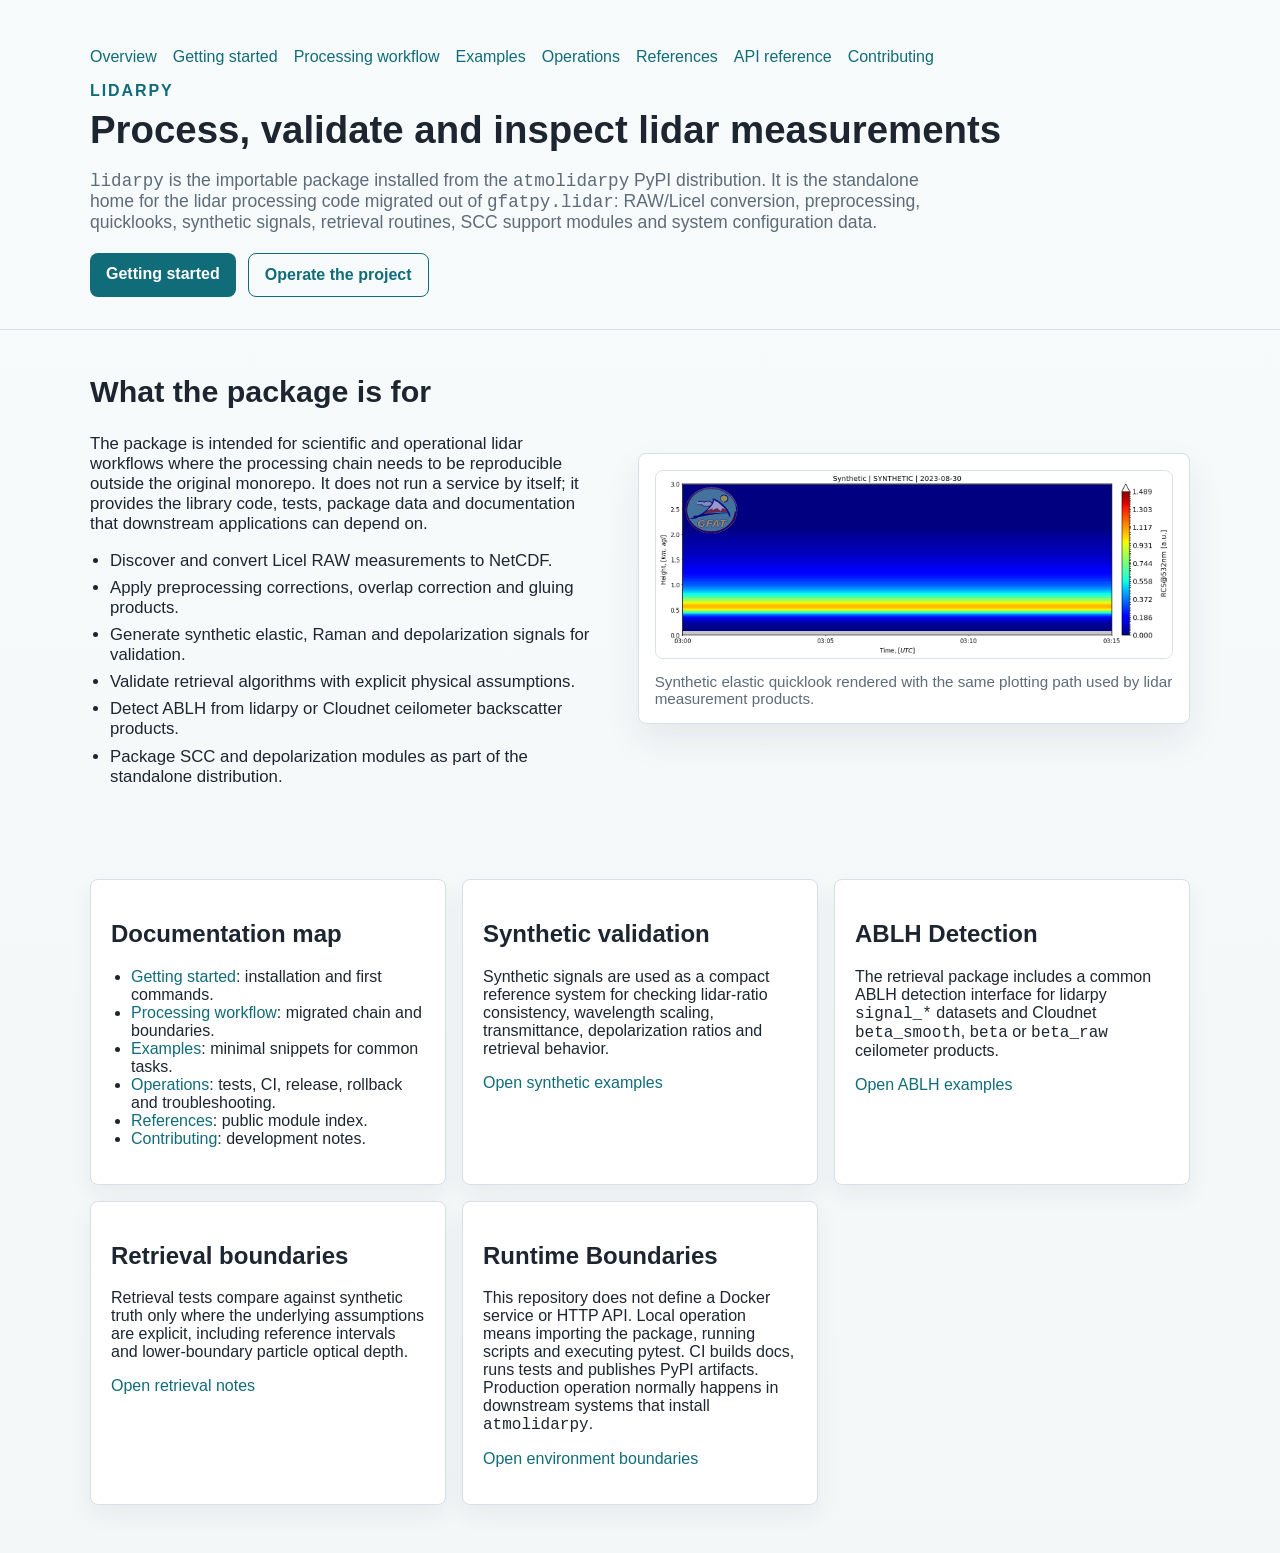
<file: docs/index.html>
<!DOCTYPE html>
<html lang="en">
<head>
  <meta charset="utf-8">
  <meta name="viewport" content="width=device-width, initial-scale=1">
  <title>lidarpy</title>
  <link rel="stylesheet" href="assets/site.css">
</head>
<body>
  <header class="site-header">
    <div class="wrap">
      <nav class="nav">
        <a href="index.html">Overview</a>
        <a href="getting-started.html">Getting started</a>
        <a href="processing-workflow.html">Processing workflow</a>
        <a href="examples.html">Examples</a>
        <a href="operations.html">Operations</a>
        <a href="references.html">References</a>
        <a href="api/lidarpy.html">API reference</a>
        <a href="contributing.html">Contributing</a>
      </nav>
      <p class="eyebrow">lidarpy</p>
      <h1>Process, validate and inspect lidar measurements</h1>
      <p class="lead">
        <code>lidarpy</code> is the importable package installed from the
        <code>atmolidarpy</code> PyPI distribution. It is the standalone home
        for the lidar processing code migrated out of <code>gfatpy.lidar</code>:
        RAW/Licel conversion, preprocessing, quicklooks, synthetic signals,
        retrieval routines, SCC support modules and system configuration data.
      </p>
      <div class="cta-row">
        <a class="button" href="getting-started.html">Getting started</a>
        <a class="button secondary" href="operations.html">Operate the project</a>
      </div>
    </div>
  </header>

  <main class="wrap">
    <section class="feature-band">
      <section class="feature-copy">
        <h2>What the package is for</h2>
        <p>
          The package is intended for scientific and operational lidar workflows
          where the processing chain needs to be reproducible outside the
          original monorepo. It does not run a service by itself; it provides the
          library code, tests, package data and documentation that downstream
          applications can depend on.
        </p>
        <ul>
          <li>Discover and convert Licel RAW measurements to NetCDF.</li>
          <li>Apply preprocessing corrections, overlap correction and gluing products.</li>
          <li>Generate synthetic elastic, Raman and depolarization signals for validation.</li>
          <li>Validate retrieval algorithms with explicit physical assumptions.</li>
          <li>Detect ABLH from lidarpy or Cloudnet ceilometer backscatter products.</li>
          <li>Package SCC and depolarization modules as part of the standalone distribution.</li>
        </ul>
      </section>
      <figure class="feature-figure">
        <img src="assets/synthetic-elastic-quicklook.png" alt="Synthetic elastic lidar quicklook">
        <figcaption>
          Synthetic elastic quicklook rendered with the same plotting path used
          by lidar measurement products.
        </figcaption>
      </figure>
    </section>

    <section class="grid two-up">
      <section class="card">
        <h2>Documentation map</h2>
        <ul>
          <li><a href="getting-started.html">Getting started</a>: installation and first commands.</li>
          <li><a href="processing-workflow.html">Processing workflow</a>: migrated chain and boundaries.</li>
          <li><a href="examples.html">Examples</a>: minimal snippets for common tasks.</li>
          <li><a href="operations.html">Operations</a>: tests, CI, release, rollback and troubleshooting.</li>
          <li><a href="references.html">References</a>: public module index.</li>
          <li><a href="contributing.html">Contributing</a>: development notes.</li>
        </ul>
      </section>
      <section class="card">
        <h2>Synthetic validation</h2>
        <p>
          Synthetic signals are used as a compact reference system for checking
          lidar-ratio consistency, wavelength scaling, transmittance, depolarization
          ratios and retrieval behavior.
        </p>
        <p><a href="examples.html#synthetic-signals">Open synthetic examples</a></p>
      </section>
      <section class="card">
        <h2>ABLH Detection</h2>
        <p>
          The retrieval package includes a common ABLH detection interface for
          lidarpy <code>signal_*</code> datasets and Cloudnet
          <code>beta_smooth</code>, <code>beta</code> or <code>beta_raw</code>
          ceilometer products.
        </p>
        <p><a href="examples.html#ablh-detection">Open ABLH examples</a></p>
      </section>
      <section class="card">
        <h2>Retrieval boundaries</h2>
        <p>
          Retrieval tests compare against synthetic truth only where the underlying
          assumptions are explicit, including reference intervals and lower-boundary
          particle optical depth.
        </p>
        <p><a href="processing-workflow.html#retrieval-validation">Open retrieval notes</a></p>
      </section>
      <section class="card">
        <h2>Runtime Boundaries</h2>
        <p>
          This repository does not define a Docker service or HTTP API. Local
          operation means importing the package, running scripts and executing
          pytest. CI builds docs, runs tests and publishes PyPI artifacts.
          Production operation normally happens in downstream systems that
          install <code>atmolidarpy</code>.
        </p>
        <p><a href="operations.html#environment-boundaries">Open environment boundaries</a></p>
      </section>
    </section>
  </main>
</body>
</html>
</file>
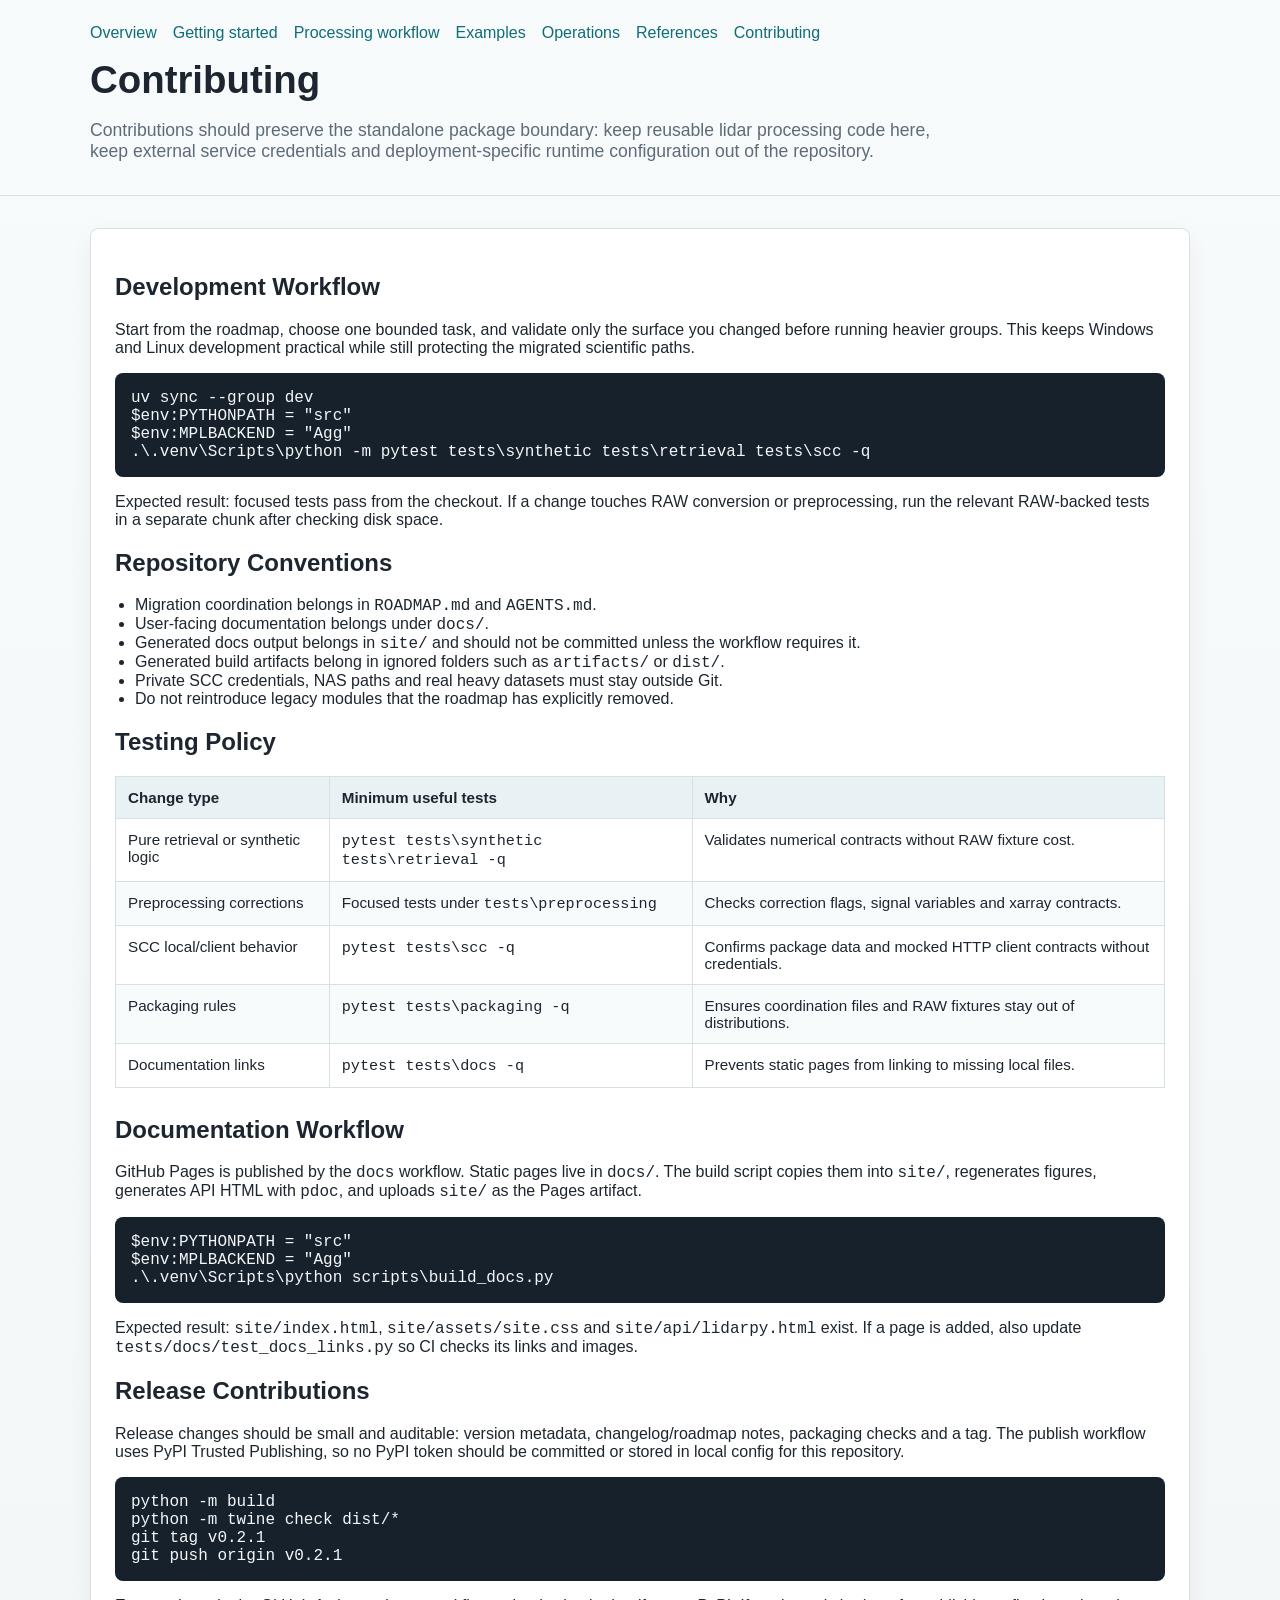
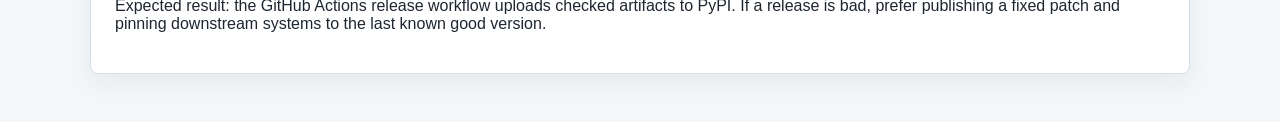
<file: docs/contributing.html>
<!DOCTYPE html>
<html lang="en">
<head>
  <meta charset="utf-8">
  <meta name="viewport" content="width=device-width, initial-scale=1">
  <title>lidarpy contributing</title>
  <link rel="stylesheet" href="assets/site.css">
</head>
<body>
  <header class="site-header compact">
    <div class="wrap">
      <nav class="nav">
        <a href="index.html">Overview</a>
        <a href="getting-started.html">Getting started</a>
        <a href="processing-workflow.html">Processing workflow</a>
        <a href="examples.html">Examples</a>
        <a href="operations.html">Operations</a>
        <a href="references.html">References</a>
        <a href="contributing.html">Contributing</a>
      </nav>
      <h1>Contributing</h1>
      <p class="lead">
        Contributions should preserve the standalone package boundary: keep
        reusable lidar processing code here, keep external service credentials
        and deployment-specific runtime configuration out of the repository.
      </p>
    </div>
  </header>

  <main class="wrap prose">
    <h2>Development Workflow</h2>
    <p>
      Start from the roadmap, choose one bounded task, and validate only the
      surface you changed before running heavier groups. This keeps Windows and
      Linux development practical while still protecting the migrated scientific
      paths.
    </p>
    <pre><code>uv sync --group dev
$env:PYTHONPATH = "src"
$env:MPLBACKEND = "Agg"
.\.venv\Scripts\python -m pytest tests\synthetic tests\retrieval tests\scc -q</code></pre>
    <p>
      Expected result: focused tests pass from the checkout. If a change touches
      RAW conversion or preprocessing, run the relevant RAW-backed tests in a
      separate chunk after checking disk space.
    </p>

    <h2>Repository Conventions</h2>
    <ul>
      <li>Migration coordination belongs in <code>ROADMAP.md</code> and <code>AGENTS.md</code>.</li>
      <li>User-facing documentation belongs under <code>docs/</code>.</li>
      <li>Generated docs output belongs in <code>site/</code> and should not be committed unless the workflow requires it.</li>
      <li>Generated build artifacts belong in ignored folders such as <code>artifacts/</code> or <code>dist/</code>.</li>
      <li>Private SCC credentials, NAS paths and real heavy datasets must stay outside Git.</li>
      <li>Do not reintroduce legacy modules that the roadmap has explicitly removed.</li>
    </ul>

    <h2>Testing Policy</h2>
    <table>
      <thead>
        <tr>
          <th>Change type</th>
          <th>Minimum useful tests</th>
          <th>Why</th>
        </tr>
      </thead>
      <tbody>
        <tr>
          <td>Pure retrieval or synthetic logic</td>
          <td><code>pytest tests\synthetic tests\retrieval -q</code></td>
          <td>Validates numerical contracts without RAW fixture cost.</td>
        </tr>
        <tr>
          <td>Preprocessing corrections</td>
          <td>Focused tests under <code>tests\preprocessing</code></td>
          <td>Checks correction flags, signal variables and xarray contracts.</td>
        </tr>
        <tr>
          <td>SCC local/client behavior</td>
          <td><code>pytest tests\scc -q</code></td>
          <td>Confirms package data and mocked HTTP client contracts without credentials.</td>
        </tr>
        <tr>
          <td>Packaging rules</td>
          <td><code>pytest tests\packaging -q</code></td>
          <td>Ensures coordination files and RAW fixtures stay out of distributions.</td>
        </tr>
        <tr>
          <td>Documentation links</td>
          <td><code>pytest tests\docs -q</code></td>
          <td>Prevents static pages from linking to missing local files.</td>
        </tr>
      </tbody>
    </table>

    <h2>Documentation Workflow</h2>
    <p>
      GitHub Pages is published by the <code>docs</code> workflow. Static pages
      live in <code>docs/</code>. The build script copies them into
      <code>site/</code>, regenerates figures, generates API HTML with
      <code>pdoc</code>, and uploads <code>site/</code> as the Pages artifact.
    </p>
    <pre><code>$env:PYTHONPATH = "src"
$env:MPLBACKEND = "Agg"
.\.venv\Scripts\python scripts\build_docs.py</code></pre>
    <p>
      Expected result: <code>site/index.html</code>,
      <code>site/assets/site.css</code> and <code>site/api/lidarpy.html</code>
      exist. If a page is added, also update <code>tests/docs/test_docs_links.py</code>
      so CI checks its links and images.
    </p>

    <h2>Release Contributions</h2>
    <p>
      Release changes should be small and auditable: version metadata,
      changelog/roadmap notes, packaging checks and a tag. The publish workflow
      uses PyPI Trusted Publishing, so no PyPI token should be committed or
      stored in local config for this repository.
    </p>
    <pre><code>python -m build
python -m twine check dist/*
git tag v0.2.1
git push origin v0.2.1</code></pre>
    <p>
      Expected result: the GitHub Actions release workflow uploads checked
      artifacts to PyPI. If a release is bad, prefer publishing a fixed patch
      and pinning downstream systems to the last known good version.
    </p>
  </main>
</body>
</html>
</file>
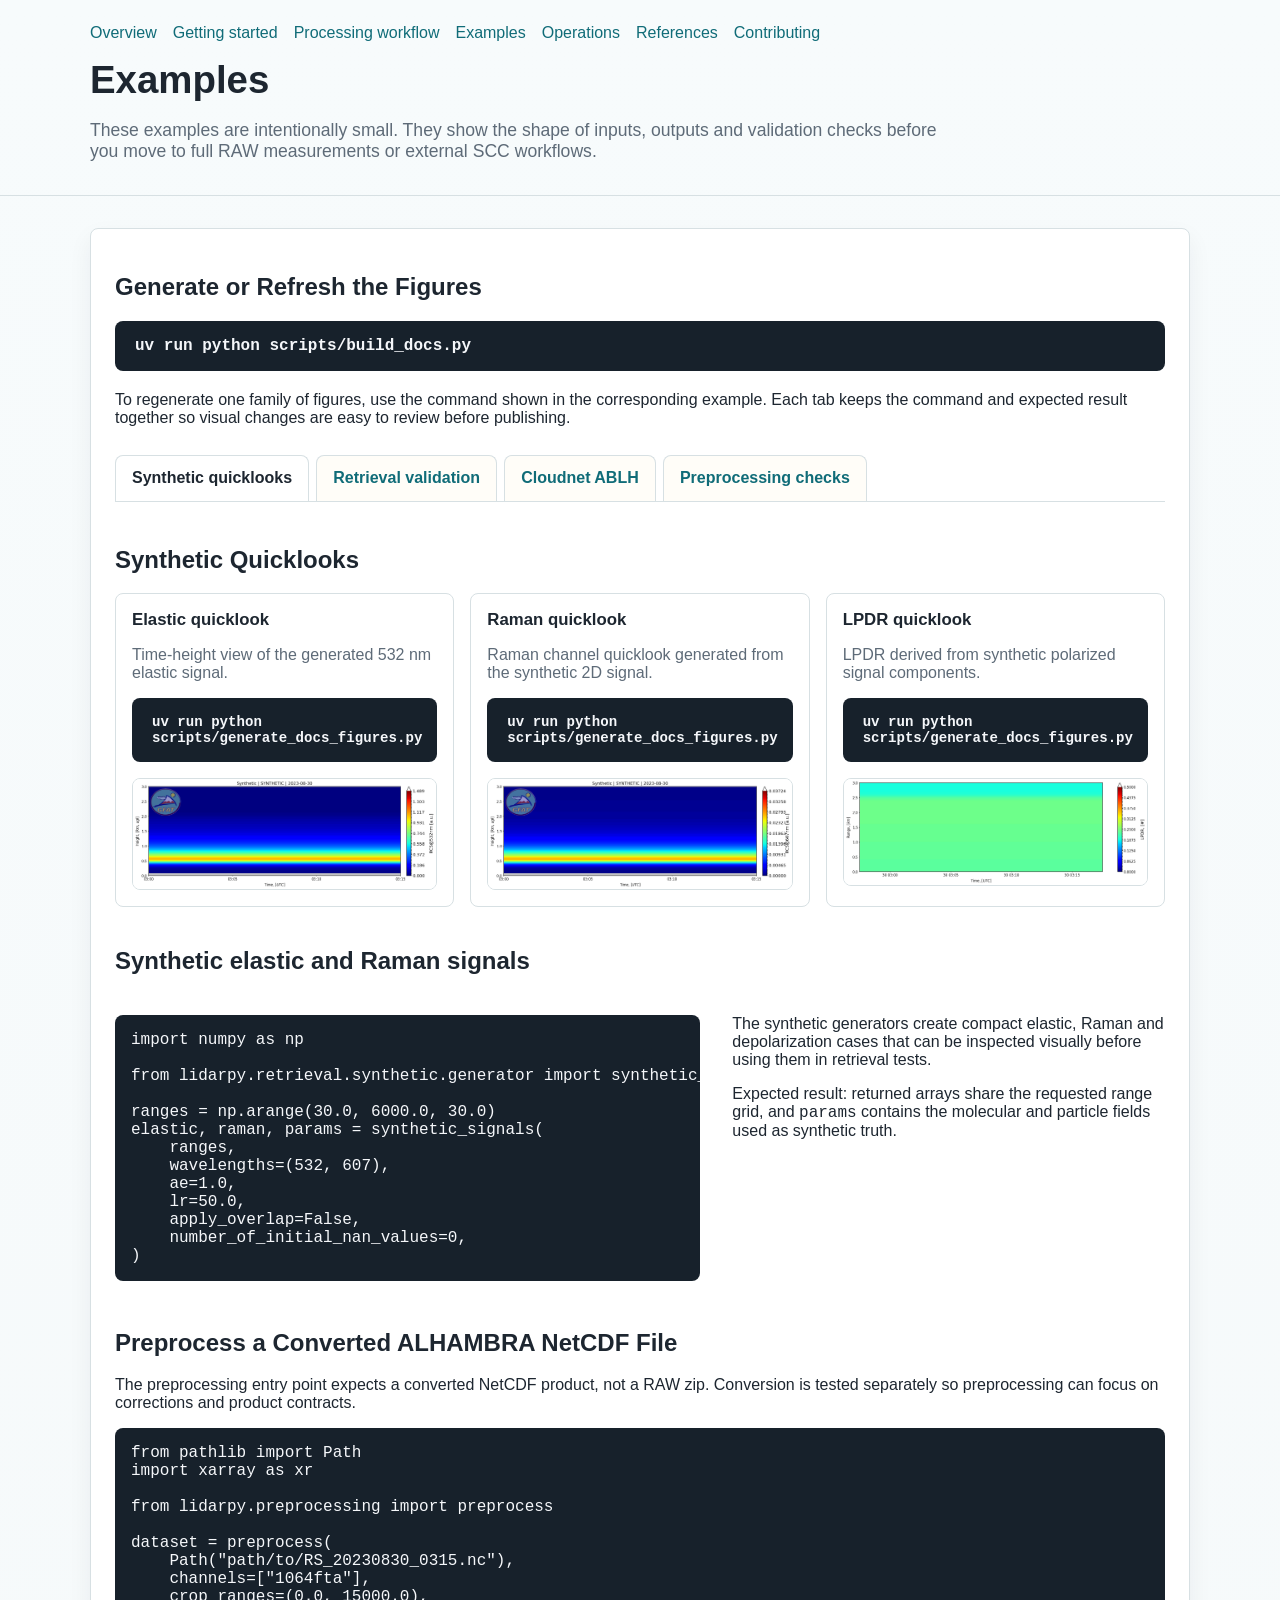
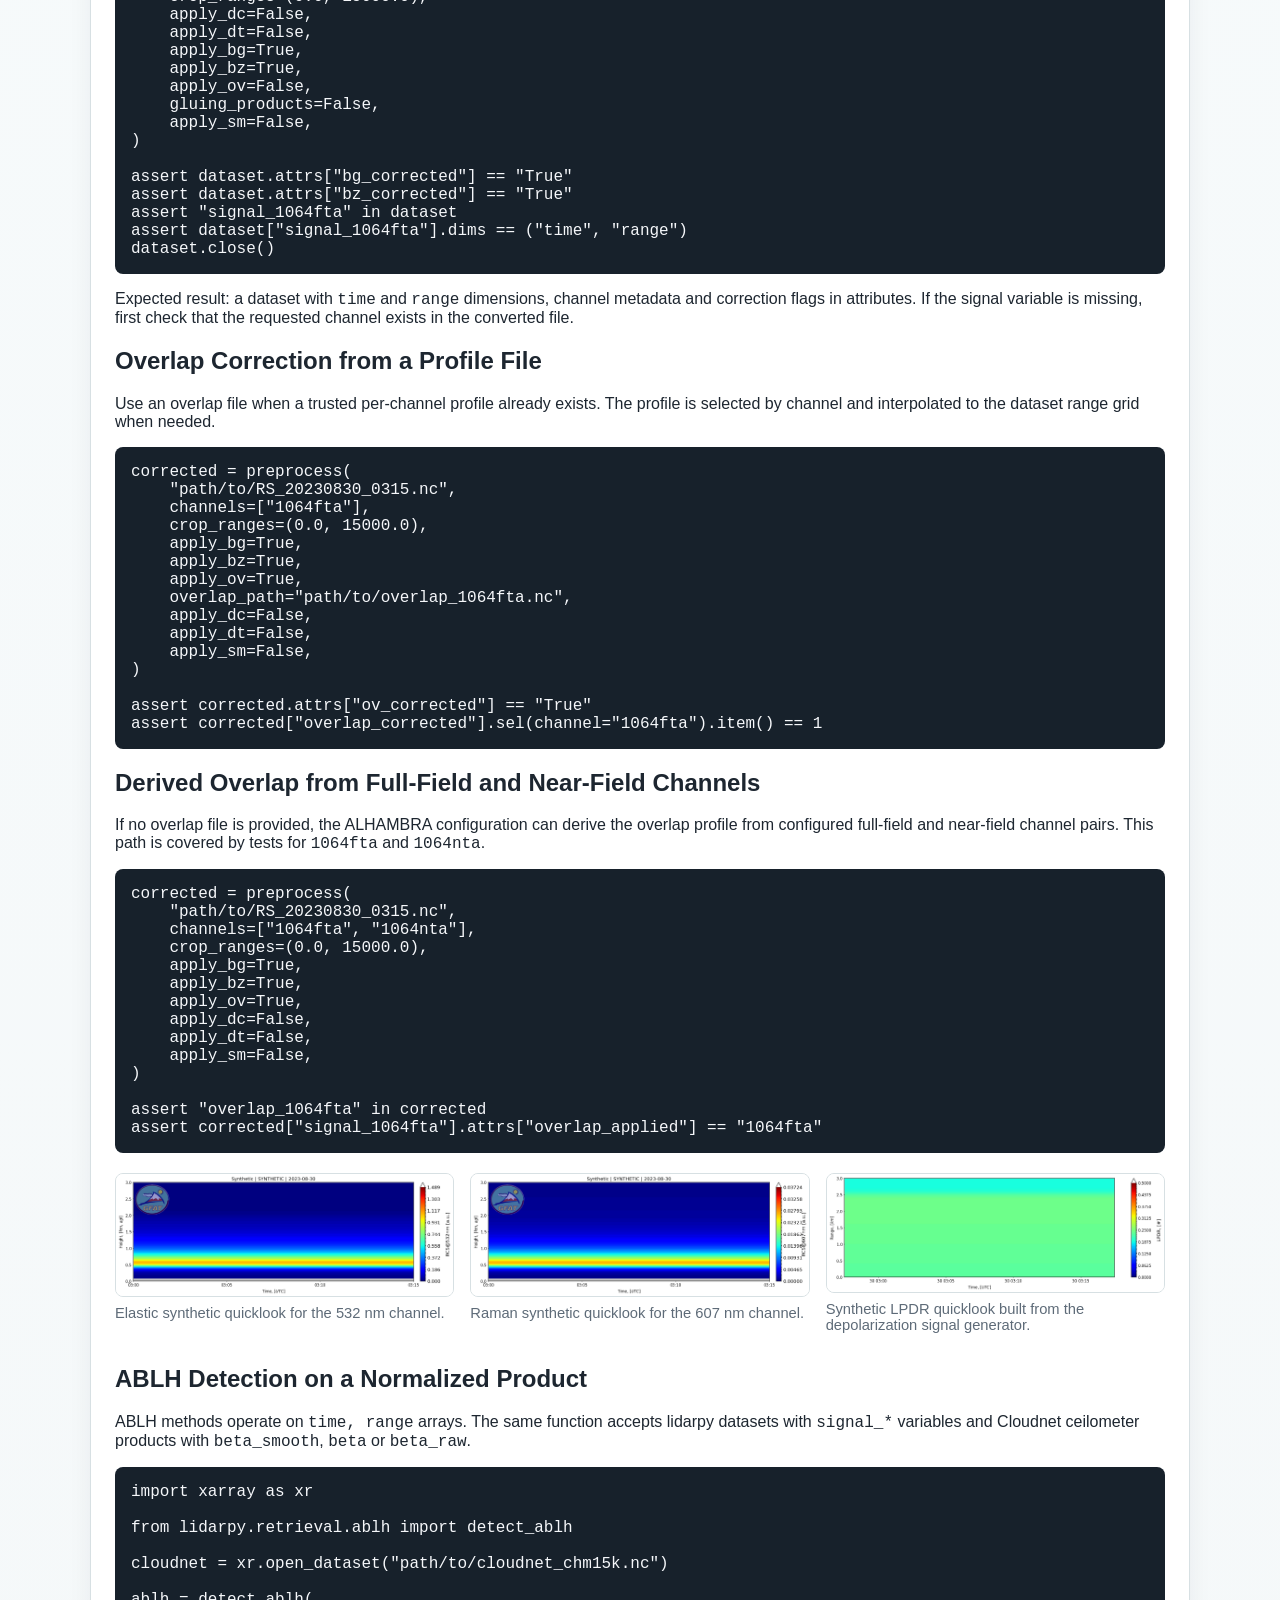
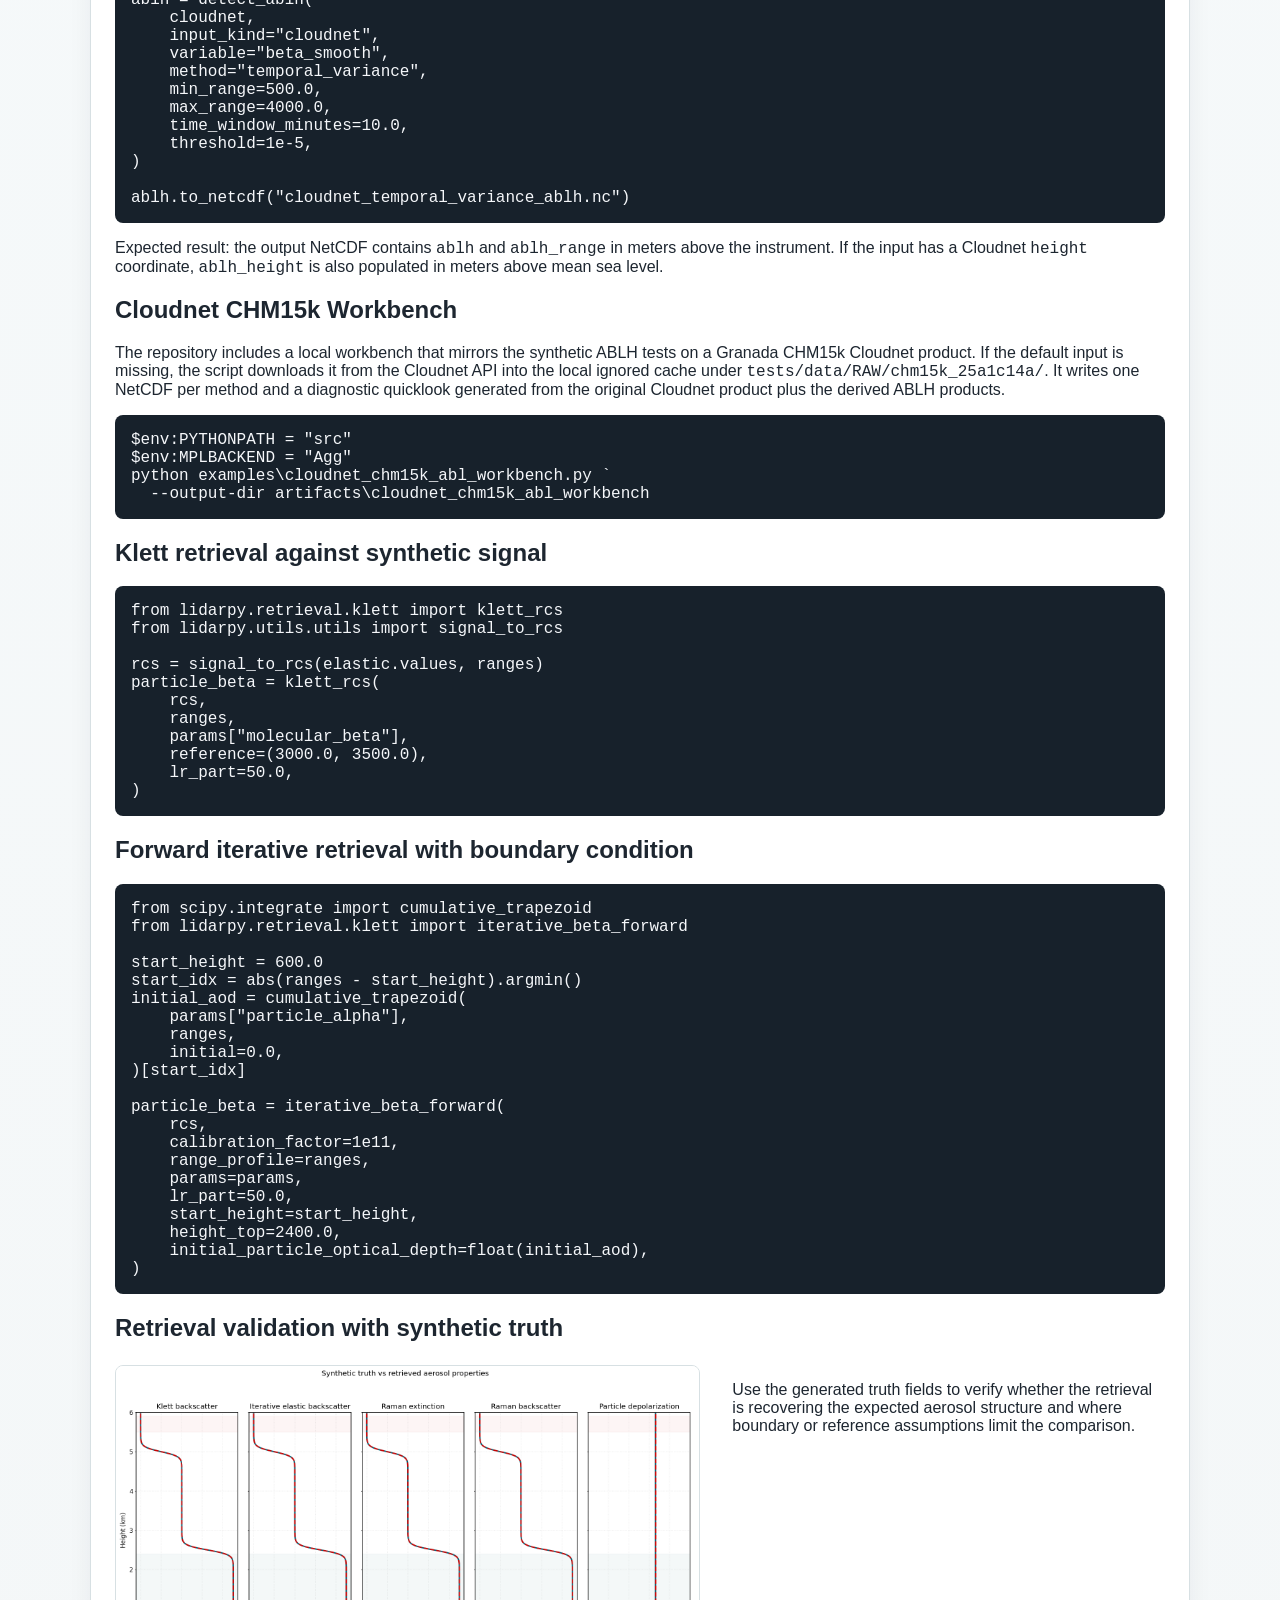
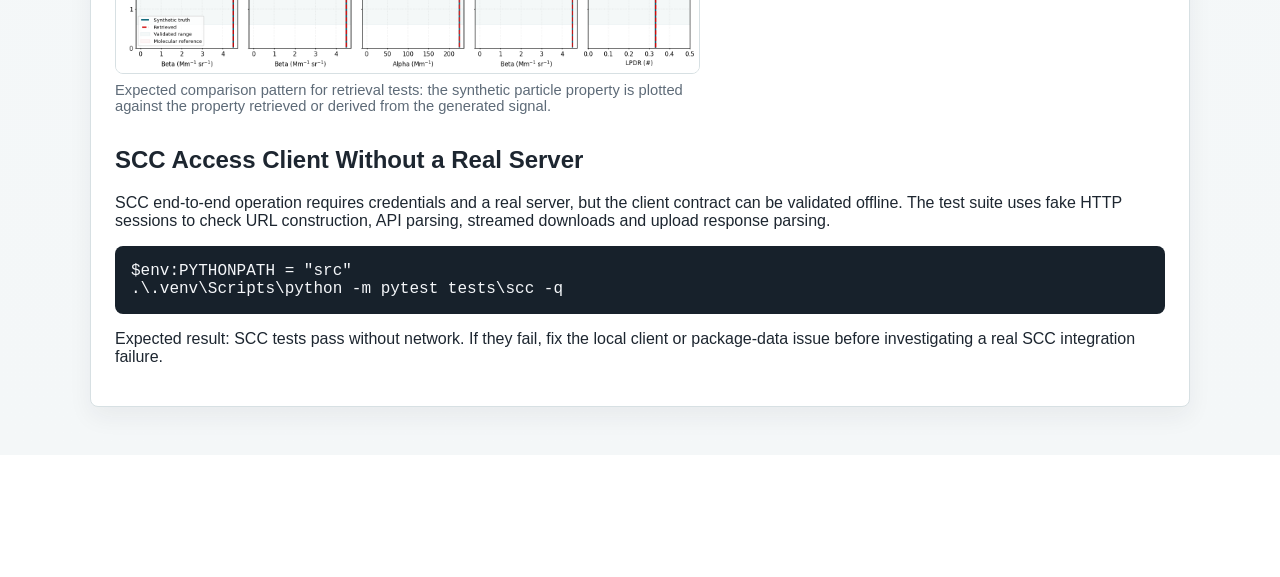
<file: docs/examples.html>
<!DOCTYPE html>
<html lang="en">
<head>
  <meta charset="utf-8">
  <meta name="viewport" content="width=device-width, initial-scale=1">
  <title>lidarpy examples</title>
  <link rel="stylesheet" href="assets/site.css">
</head>
<body>
  <header class="site-header compact">
    <div class="wrap">
      <nav class="nav">
        <a href="index.html">Overview</a>
        <a href="getting-started.html">Getting started</a>
        <a href="processing-workflow.html">Processing workflow</a>
        <a href="examples.html">Examples</a>
        <a href="operations.html">Operations</a>
        <a href="references.html">References</a>
        <a href="contributing.html">Contributing</a>
      </nav>
      <h1>Examples</h1>
      <p class="lead">
        These examples are intentionally small. They show the shape of inputs,
        outputs and validation checks before you move to full RAW measurements
        or external SCC workflows.
      </p>
    </div>
  </header>

  <main class="wrap prose">
    <h2>Generate or Refresh the Figures</h2>
    <code class="command-banner">uv run python scripts/build_docs.py</code>
    <p>
      To regenerate one family of figures, use the command shown in the
      corresponding example. Each tab keeps the command and expected result
      together so visual changes are easy to review before publishing.
    </p>

    <section class="example-tabs" aria-label="Example figure sections">
      <input type="radio" id="tab-quicklooks" name="example-tabs" checked>
      <input type="radio" id="tab-retrieval" name="example-tabs">
      <input type="radio" id="tab-ablh" name="example-tabs">
      <input type="radio" id="tab-preprocessing" name="example-tabs">

      <div class="tab-labels">
        <label for="tab-quicklooks">Synthetic quicklooks</label>
        <label for="tab-retrieval">Retrieval validation</label>
        <label for="tab-ablh">Cloudnet ABLH</label>
        <label for="tab-preprocessing">Preprocessing checks</label>
      </div>

      <div class="tab-panels">
        <section class="tab-panel" id="panel-quicklooks">
          <h2>Synthetic Quicklooks</h2>
          <div class="example-card-grid">
            <article class="example-card">
              <h3>Elastic quicklook</h3>
              <p>Time-height view of the generated 532 nm elastic signal.</p>
              <code class="example-command">uv run python scripts/generate_docs_figures.py</code>
              <img src="assets/synthetic-elastic-quicklook.png" alt="Synthetic elastic quicklook result">
            </article>
            <article class="example-card">
              <h3>Raman quicklook</h3>
              <p>Raman channel quicklook generated from the synthetic 2D signal.</p>
              <code class="example-command">uv run python scripts/generate_docs_figures.py</code>
              <img src="assets/synthetic-raman-quicklook.png" alt="Synthetic Raman quicklook result">
            </article>
            <article class="example-card">
              <h3>LPDR quicklook</h3>
              <p>LPDR derived from synthetic polarized signal components.</p>
              <code class="example-command">uv run python scripts/generate_docs_figures.py</code>
              <img src="assets/synthetic-lpdr-quicklook.png" alt="Synthetic LPDR quicklook result">
            </article>
          </div>
        </section>

        <section class="tab-panel" id="panel-retrieval">
          <h2>Retrieval Validation</h2>
          <div class="example-card-grid">
            <article class="example-card">
              <h3>Synthetic truth comparison</h3>
              <p>Klett, iterative elastic, Raman extinction, Raman backscatter and LPDR checks against known synthetic truth.</p>
              <code class="example-command">uv run python scripts/generate_docs_figures.py</code>
              <img src="assets/retrieval-synthetic-validation.png" alt="Retrieval validation result">
            </article>
          </div>
        </section>

        <section class="tab-panel" id="panel-ablh">
          <h2>Cloudnet ABLH</h2>
          <div class="example-card-grid">
            <article class="example-card">
              <h3>Granada CHM15k workbench</h3>
              <p>Cloudnet backscatter with WCT and temporal-variance ABLH products overlaid. The input file is downloaded from Cloudnet if the local cache is missing.</p>
              <code class="example-command">uv run python examples/cloudnet_chm15k_abl_workbench.py --output-dir artifacts/cloudnet_chm15k_abl_workbench</code>
              <img src="assets/cloudnet-chm15k-ablh-quicklook.png" alt="Cloudnet CHM15k ABLH quicklook result">
            </article>
          </div>
        </section>

        <section class="tab-panel" id="panel-preprocessing">
          <h2>Preprocessing Checks</h2>
          <div class="example-card-grid">
            <article class="example-card">
              <h3>Focused ALHAMBRA preprocessing</h3>
              <p>Run the RAW-backed preprocessing contract checks before release when correction behavior changes.</p>
              <code class="example-command">uv run pytest tests/preprocessing/test_preprocessing_basic_alh.py -q</code>
            </article>
            <article class="example-card">
              <h3>ABLH unit checks</h3>
              <p>Validate both layer detection methods against a synthetic 2D signal with known ABLH.</p>
              <code class="example-command">uv run pytest tests/retrieval/test_ablh_detection.py -q</code>
            </article>
          </div>
        </section>
      </div>
    </section>

    <h2 id="synthetic-signals">Synthetic elastic and Raman signals</h2>
    <div class="content-pair reverse">
      <div>
        <pre><code>import numpy as np

from lidarpy.retrieval.synthetic.generator import synthetic_signals

ranges = np.arange(30.0, 6000.0, 30.0)
elastic, raman, params = synthetic_signals(
    ranges,
    wavelengths=(532, 607),
    ae=1.0,
    lr=50.0,
    apply_overlap=False,
    number_of_initial_nan_values=0,
)</code></pre>
      </div>
      <div>
        <p>
          The synthetic generators create compact elastic, Raman and
          depolarization cases that can be inspected visually before using
          them in retrieval tests.
        </p>
        <p>
          Expected result: returned arrays share the requested range grid, and
          <code>params</code> contains the molecular and particle fields used as
          synthetic truth.
        </p>
      </div>
    </div>

    <h2>Preprocess a Converted ALHAMBRA NetCDF File</h2>
    <p>
      The preprocessing entry point expects a converted NetCDF product, not a
      RAW zip. Conversion is tested separately so preprocessing can focus on
      corrections and product contracts.
    </p>
    <pre><code>from pathlib import Path
import xarray as xr

from lidarpy.preprocessing import preprocess

dataset = preprocess(
    Path("path/to/RS_20230830_0315.nc"),
    channels=["1064fta"],
    crop_ranges=(0.0, 15000.0),
    apply_dc=False,
    apply_dt=False,
    apply_bg=True,
    apply_bz=True,
    apply_ov=False,
    gluing_products=False,
    apply_sm=False,
)

assert dataset.attrs["bg_corrected"] == "True"
assert dataset.attrs["bz_corrected"] == "True"
assert "signal_1064fta" in dataset
assert dataset["signal_1064fta"].dims == ("time", "range")
dataset.close()</code></pre>
    <p>
      Expected result: a dataset with <code>time</code> and <code>range</code>
      dimensions, channel metadata and correction flags in attributes. If the
      signal variable is missing, first check that the requested channel exists
      in the converted file.
    </p>

    <h2>Overlap Correction from a Profile File</h2>
    <p>
      Use an overlap file when a trusted per-channel profile already exists.
      The profile is selected by channel and interpolated to the dataset range
      grid when needed.
    </p>
    <pre><code>corrected = preprocess(
    "path/to/RS_20230830_0315.nc",
    channels=["1064fta"],
    crop_ranges=(0.0, 15000.0),
    apply_bg=True,
    apply_bz=True,
    apply_ov=True,
    overlap_path="path/to/overlap_1064fta.nc",
    apply_dc=False,
    apply_dt=False,
    apply_sm=False,
)

assert corrected.attrs["ov_corrected"] == "True"
assert corrected["overlap_corrected"].sel(channel="1064fta").item() == 1</code></pre>

    <h2>Derived Overlap from Full-Field and Near-Field Channels</h2>
    <p>
      If no overlap file is provided, the ALHAMBRA configuration can derive the
      overlap profile from configured full-field and near-field channel pairs.
      This path is covered by tests for <code>1064fta</code> and
      <code>1064nta</code>.
    </p>
    <pre><code>corrected = preprocess(
    "path/to/RS_20230830_0315.nc",
    channels=["1064fta", "1064nta"],
    crop_ranges=(0.0, 15000.0),
    apply_bg=True,
    apply_bz=True,
    apply_ov=True,
    apply_dc=False,
    apply_dt=False,
    apply_sm=False,
)

assert "overlap_1064fta" in corrected
assert corrected["signal_1064fta"].attrs["overlap_applied"] == "1064fta"</code></pre>

    <div class="figure-grid">
      <figure class="figure">
        <img src="assets/synthetic-elastic-quicklook.png" alt="Synthetic elastic quicklook example">
        <figcaption>Elastic synthetic quicklook for the 532 nm channel.</figcaption>
      </figure>

      <figure class="figure">
        <img src="assets/synthetic-raman-quicklook.png" alt="Synthetic Raman quicklook example">
        <figcaption>Raman synthetic quicklook for the 607 nm channel.</figcaption>
      </figure>

      <figure class="figure">
        <img src="assets/synthetic-lpdr-quicklook.png" alt="Synthetic LPDR quicklook example">
        <figcaption>
          Synthetic LPDR quicklook built from the depolarization signal generator.
        </figcaption>
      </figure>
    </div>

    <h2 id="ablh-detection">ABLH Detection on a Normalized Product</h2>
    <p>
      ABLH methods operate on <code>time, range</code> arrays. The same
      function accepts lidarpy datasets with <code>signal_*</code> variables
      and Cloudnet ceilometer products with <code>beta_smooth</code>,
      <code>beta</code> or <code>beta_raw</code>.
    </p>
    <pre><code>import xarray as xr

from lidarpy.retrieval.ablh import detect_ablh

cloudnet = xr.open_dataset("path/to/cloudnet_chm15k.nc")

ablh = detect_ablh(
    cloudnet,
    input_kind="cloudnet",
    variable="beta_smooth",
    method="temporal_variance",
    min_range=500.0,
    max_range=4000.0,
    time_window_minutes=10.0,
    threshold=1e-5,
)

ablh.to_netcdf("cloudnet_temporal_variance_ablh.nc")</code></pre>
    <p>
      Expected result: the output NetCDF contains <code>ablh</code> and
      <code>ablh_range</code> in meters above the instrument. If the input has a
      Cloudnet <code>height</code> coordinate, <code>ablh_height</code> is also
      populated in meters above mean sea level.
    </p>

    <h2>Cloudnet CHM15k Workbench</h2>
    <p>
      The repository includes a local workbench that mirrors the synthetic
      ABLH tests on a Granada CHM15k Cloudnet product. If the default input is
      missing, the script downloads it from the Cloudnet API into the local
      ignored cache under <code>tests/data/RAW/chm15k_25a1c14a/</code>. It writes
      one NetCDF per method and a diagnostic quicklook generated from the
      original Cloudnet product plus the derived ABLH products.
    </p>
<pre><code>$env:PYTHONPATH = "src"
$env:MPLBACKEND = "Agg"
python examples\cloudnet_chm15k_abl_workbench.py `
  --output-dir artifacts\cloudnet_chm15k_abl_workbench</code></pre>

    <h2>Klett retrieval against synthetic signal</h2>
    <pre><code>from lidarpy.retrieval.klett import klett_rcs
from lidarpy.utils.utils import signal_to_rcs

rcs = signal_to_rcs(elastic.values, ranges)
particle_beta = klett_rcs(
    rcs,
    ranges,
    params["molecular_beta"],
    reference=(3000.0, 3500.0),
    lr_part=50.0,
)</code></pre>

    <h2>Forward iterative retrieval with boundary condition</h2>
    <pre><code>from scipy.integrate import cumulative_trapezoid
from lidarpy.retrieval.klett import iterative_beta_forward

start_height = 600.0
start_idx = abs(ranges - start_height).argmin()
initial_aod = cumulative_trapezoid(
    params["particle_alpha"],
    ranges,
    initial=0.0,
)[start_idx]

particle_beta = iterative_beta_forward(
    rcs,
    calibration_factor=1e11,
    range_profile=ranges,
    params=params,
    lr_part=50.0,
    start_height=start_height,
    height_top=2400.0,
    initial_particle_optical_depth=float(initial_aod),
)</code></pre>

    <h2>Retrieval validation with synthetic truth</h2>
    <div class="content-pair reverse">
      <figure class="figure">
        <img src="assets/retrieval-synthetic-validation.png" alt="Retrieval validation with synthetic truth">
        <figcaption>
          Expected comparison pattern for retrieval tests: the synthetic particle
          property is plotted against the property retrieved or derived from the
          generated signal.
        </figcaption>
      </figure>
      <div>
        <p>
          Use the generated truth fields to verify whether the retrieval is
          recovering the expected aerosol structure and where boundary or
          reference assumptions limit the comparison.
        </p>
      </div>
    </div>

    <h2>SCC Access Client Without a Real Server</h2>
    <p>
      SCC end-to-end operation requires credentials and a real server, but the
      client contract can be validated offline. The test suite uses fake HTTP
      sessions to check URL construction, API parsing, streamed downloads and
      upload response parsing.
    </p>
    <pre><code>$env:PYTHONPATH = "src"
.\.venv\Scripts\python -m pytest tests\scc -q</code></pre>
    <p>
      Expected result: SCC tests pass without network. If they fail, fix the
      local client or package-data issue before investigating a real SCC
      integration failure.
    </p>
  </main>
</body>
</html>
</file>
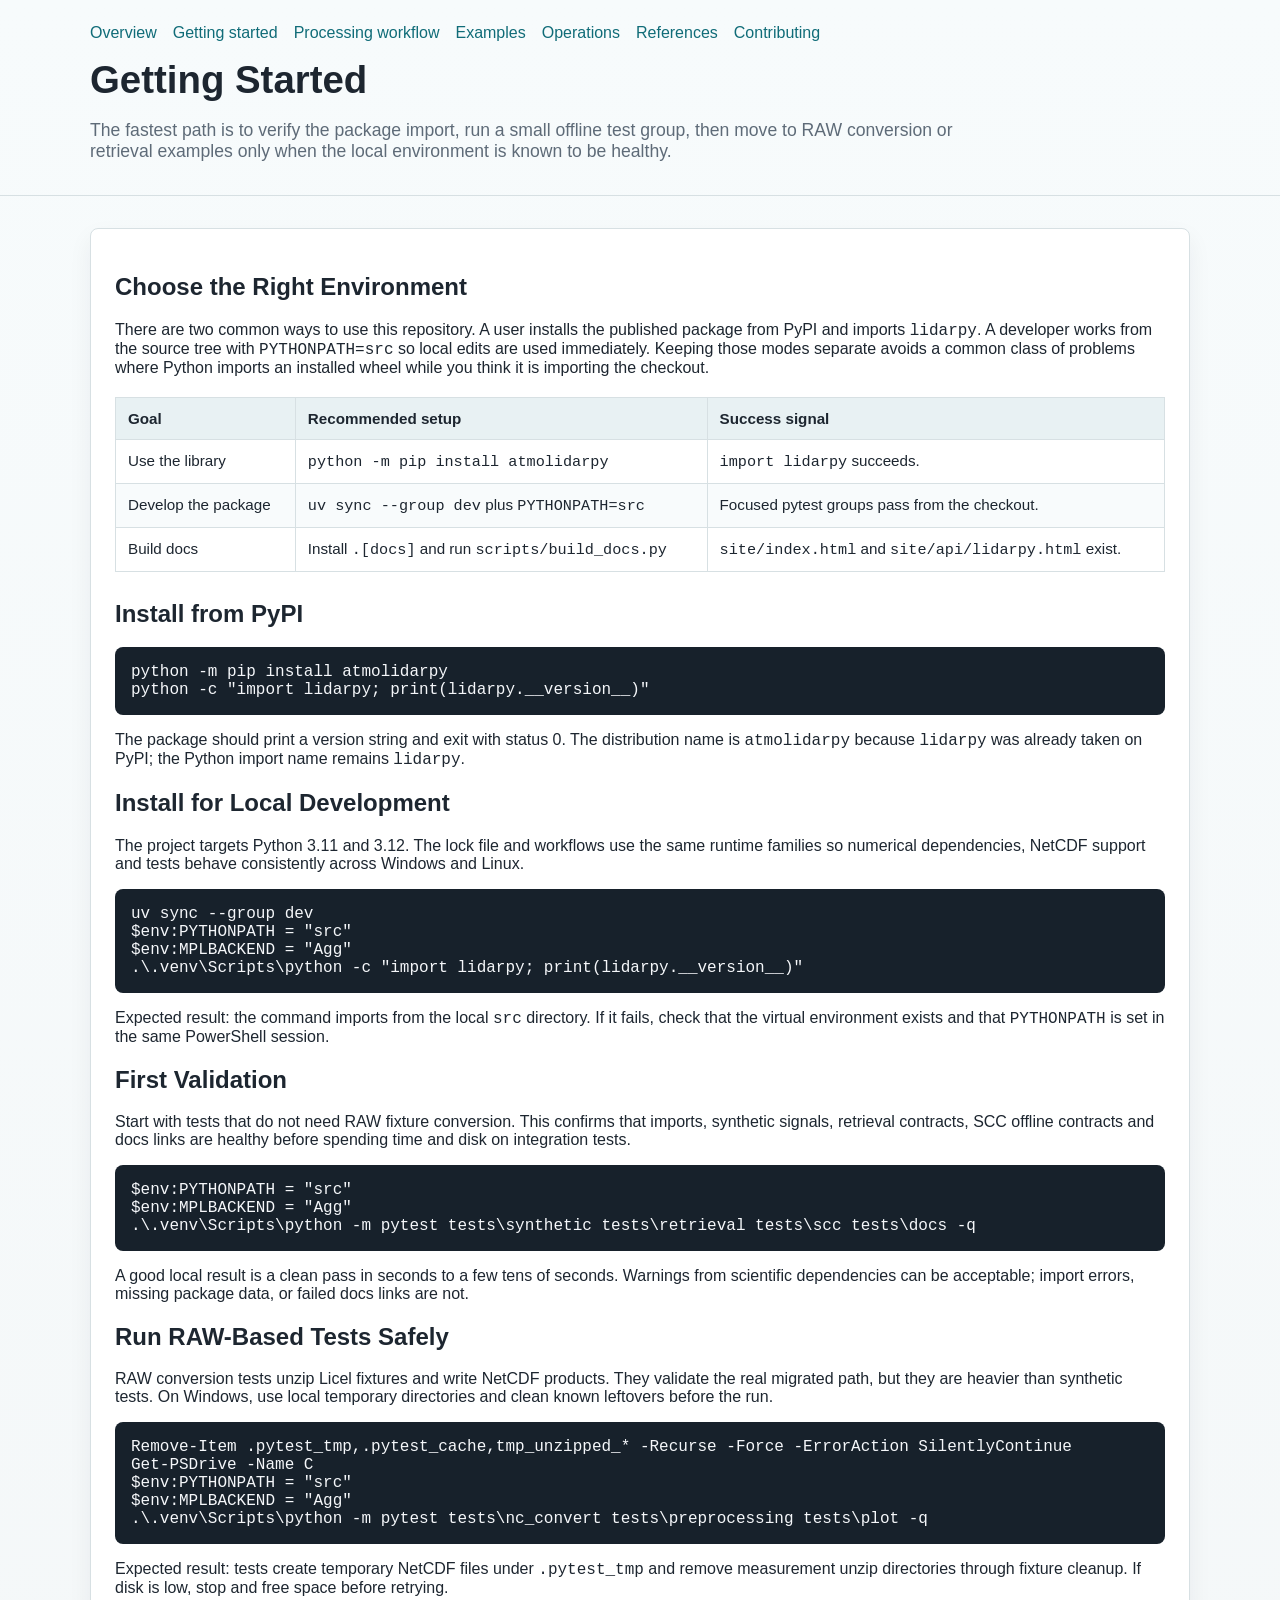
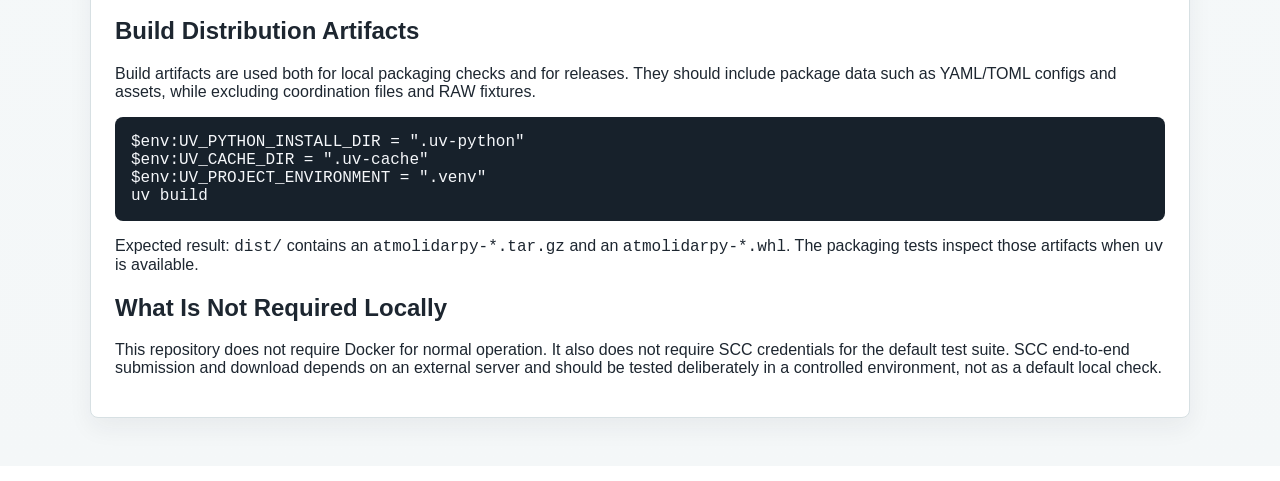
<file: docs/getting-started.html>
<!DOCTYPE html>
<html lang="en">
<head>
  <meta charset="utf-8">
  <meta name="viewport" content="width=device-width, initial-scale=1">
  <title>lidarpy getting started</title>
  <link rel="stylesheet" href="assets/site.css">
</head>
<body>
  <header class="site-header compact">
    <div class="wrap">
      <nav class="nav">
        <a href="index.html">Overview</a>
        <a href="getting-started.html">Getting started</a>
        <a href="processing-workflow.html">Processing workflow</a>
        <a href="examples.html">Examples</a>
        <a href="operations.html">Operations</a>
        <a href="references.html">References</a>
        <a href="contributing.html">Contributing</a>
      </nav>
      <h1>Getting Started</h1>
      <p class="lead">
        The fastest path is to verify the package import, run a small offline
        test group, then move to RAW conversion or retrieval examples only when
        the local environment is known to be healthy.
      </p>
    </div>
  </header>

  <main class="wrap prose">
    <h2>Choose the Right Environment</h2>
    <p>
      There are two common ways to use this repository. A user installs the
      published package from PyPI and imports <code>lidarpy</code>. A developer
      works from the source tree with <code>PYTHONPATH=src</code> so local edits
      are used immediately. Keeping those modes separate avoids a common class
      of problems where Python imports an installed wheel while you think it is
      importing the checkout.
    </p>

    <table>
      <thead>
        <tr>
          <th>Goal</th>
          <th>Recommended setup</th>
          <th>Success signal</th>
        </tr>
      </thead>
      <tbody>
        <tr>
          <td>Use the library</td>
          <td><code>python -m pip install atmolidarpy</code></td>
          <td><code>import lidarpy</code> succeeds.</td>
        </tr>
        <tr>
          <td>Develop the package</td>
          <td><code>uv sync --group dev</code> plus <code>PYTHONPATH=src</code></td>
          <td>Focused pytest groups pass from the checkout.</td>
        </tr>
        <tr>
          <td>Build docs</td>
          <td>Install <code>.[docs]</code> and run <code>scripts/build_docs.py</code></td>
          <td><code>site/index.html</code> and <code>site/api/lidarpy.html</code> exist.</td>
        </tr>
      </tbody>
    </table>

    <h2>Install from PyPI</h2>
    <pre><code>python -m pip install atmolidarpy
python -c "import lidarpy; print(lidarpy.__version__)"</code></pre>
    <p>
      The package should print a version string and exit with status 0. The
      distribution name is <code>atmolidarpy</code> because <code>lidarpy</code>
      was already taken on PyPI; the Python import name remains
      <code>lidarpy</code>.
    </p>

    <h2>Install for Local Development</h2>
    <p>
      The project targets Python 3.11 and 3.12. The lock file and workflows use
      the same runtime families so numerical dependencies, NetCDF support and
      tests behave consistently across Windows and Linux.
    </p>
    <pre><code>uv sync --group dev
$env:PYTHONPATH = "src"
$env:MPLBACKEND = "Agg"
.\.venv\Scripts\python -c "import lidarpy; print(lidarpy.__version__)"</code></pre>
    <p>
      Expected result: the command imports from the local <code>src</code>
      directory. If it fails, check that the virtual environment exists and that
      <code>PYTHONPATH</code> is set in the same PowerShell session.
    </p>

    <h2>First Validation</h2>
    <p>
      Start with tests that do not need RAW fixture conversion. This confirms
      that imports, synthetic signals, retrieval contracts, SCC offline
      contracts and docs links are healthy before spending time and disk on
      integration tests.
    </p>
    <pre><code>$env:PYTHONPATH = "src"
$env:MPLBACKEND = "Agg"
.\.venv\Scripts\python -m pytest tests\synthetic tests\retrieval tests\scc tests\docs -q</code></pre>
    <p>
      A good local result is a clean pass in seconds to a few tens of seconds.
      Warnings from scientific dependencies can be acceptable; import errors,
      missing package data, or failed docs links are not.
    </p>

    <h2>Run RAW-Based Tests Safely</h2>
    <p>
      RAW conversion tests unzip Licel fixtures and write NetCDF products. They
      validate the real migrated path, but they are heavier than synthetic
      tests. On Windows, use local temporary directories and clean known
      leftovers before the run.
    </p>
    <pre><code>Remove-Item .pytest_tmp,.pytest_cache,tmp_unzipped_* -Recurse -Force -ErrorAction SilentlyContinue
Get-PSDrive -Name C
$env:PYTHONPATH = "src"
$env:MPLBACKEND = "Agg"
.\.venv\Scripts\python -m pytest tests\nc_convert tests\preprocessing tests\plot -q</code></pre>
    <p>
      Expected result: tests create temporary NetCDF files under
      <code>.pytest_tmp</code> and remove measurement unzip directories through
      fixture cleanup. If disk is low, stop and free space before retrying.
    </p>

    <h2>Build Distribution Artifacts</h2>
    <p>
      Build artifacts are used both for local packaging checks and for releases.
      They should include package data such as YAML/TOML configs and assets,
      while excluding coordination files and RAW fixtures.
    </p>
    <pre><code>$env:UV_PYTHON_INSTALL_DIR = ".uv-python"
$env:UV_CACHE_DIR = ".uv-cache"
$env:UV_PROJECT_ENVIRONMENT = ".venv"
uv build</code></pre>
    <p>
      Expected result: <code>dist/</code> contains an
      <code>atmolidarpy-*.tar.gz</code> and an <code>atmolidarpy-*.whl</code>.
      The packaging tests inspect those artifacts when <code>uv</code> is
      available.
    </p>

    <h2>What Is Not Required Locally</h2>
    <p>
      This repository does not require Docker for normal operation. It also does
      not require SCC credentials for the default test suite. SCC end-to-end
      submission and download depends on an external server and should be tested
      deliberately in a controlled environment, not as a default local check.
    </p>
  </main>
</body>
</html>
</file>
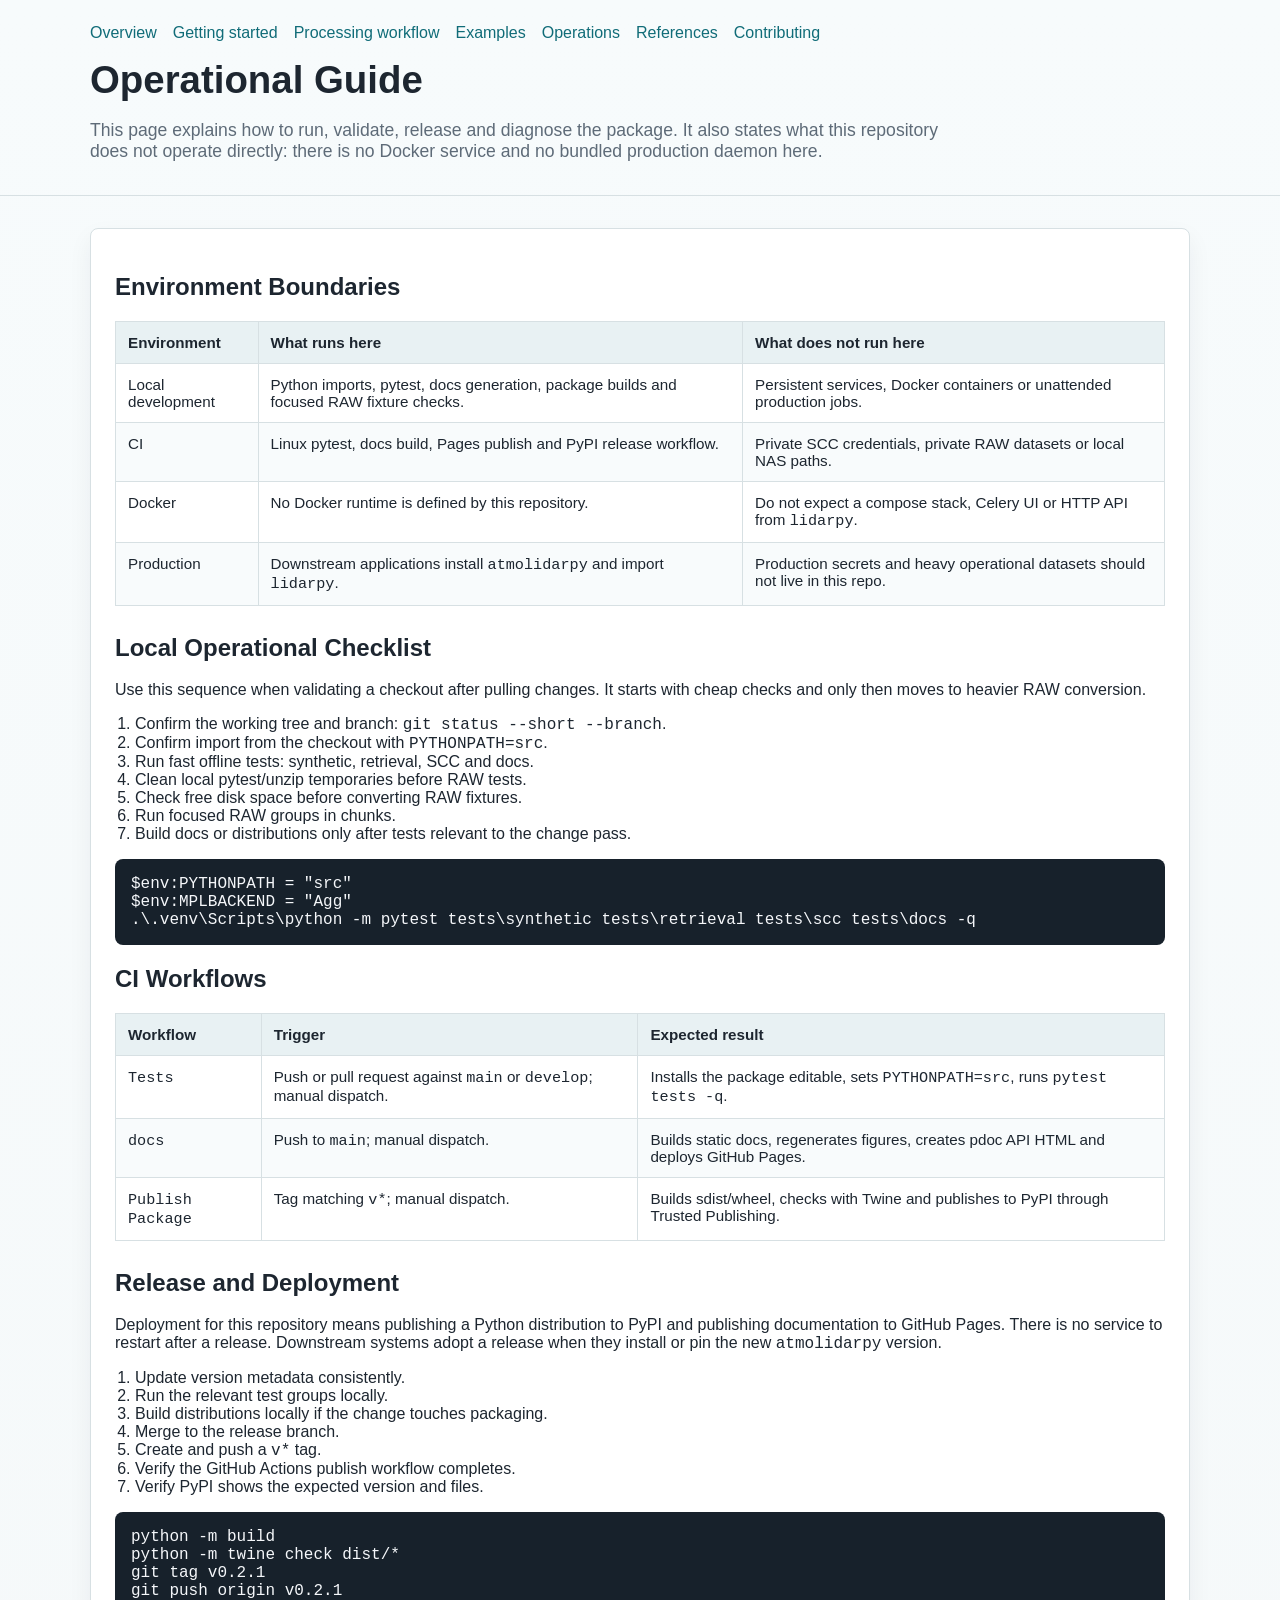
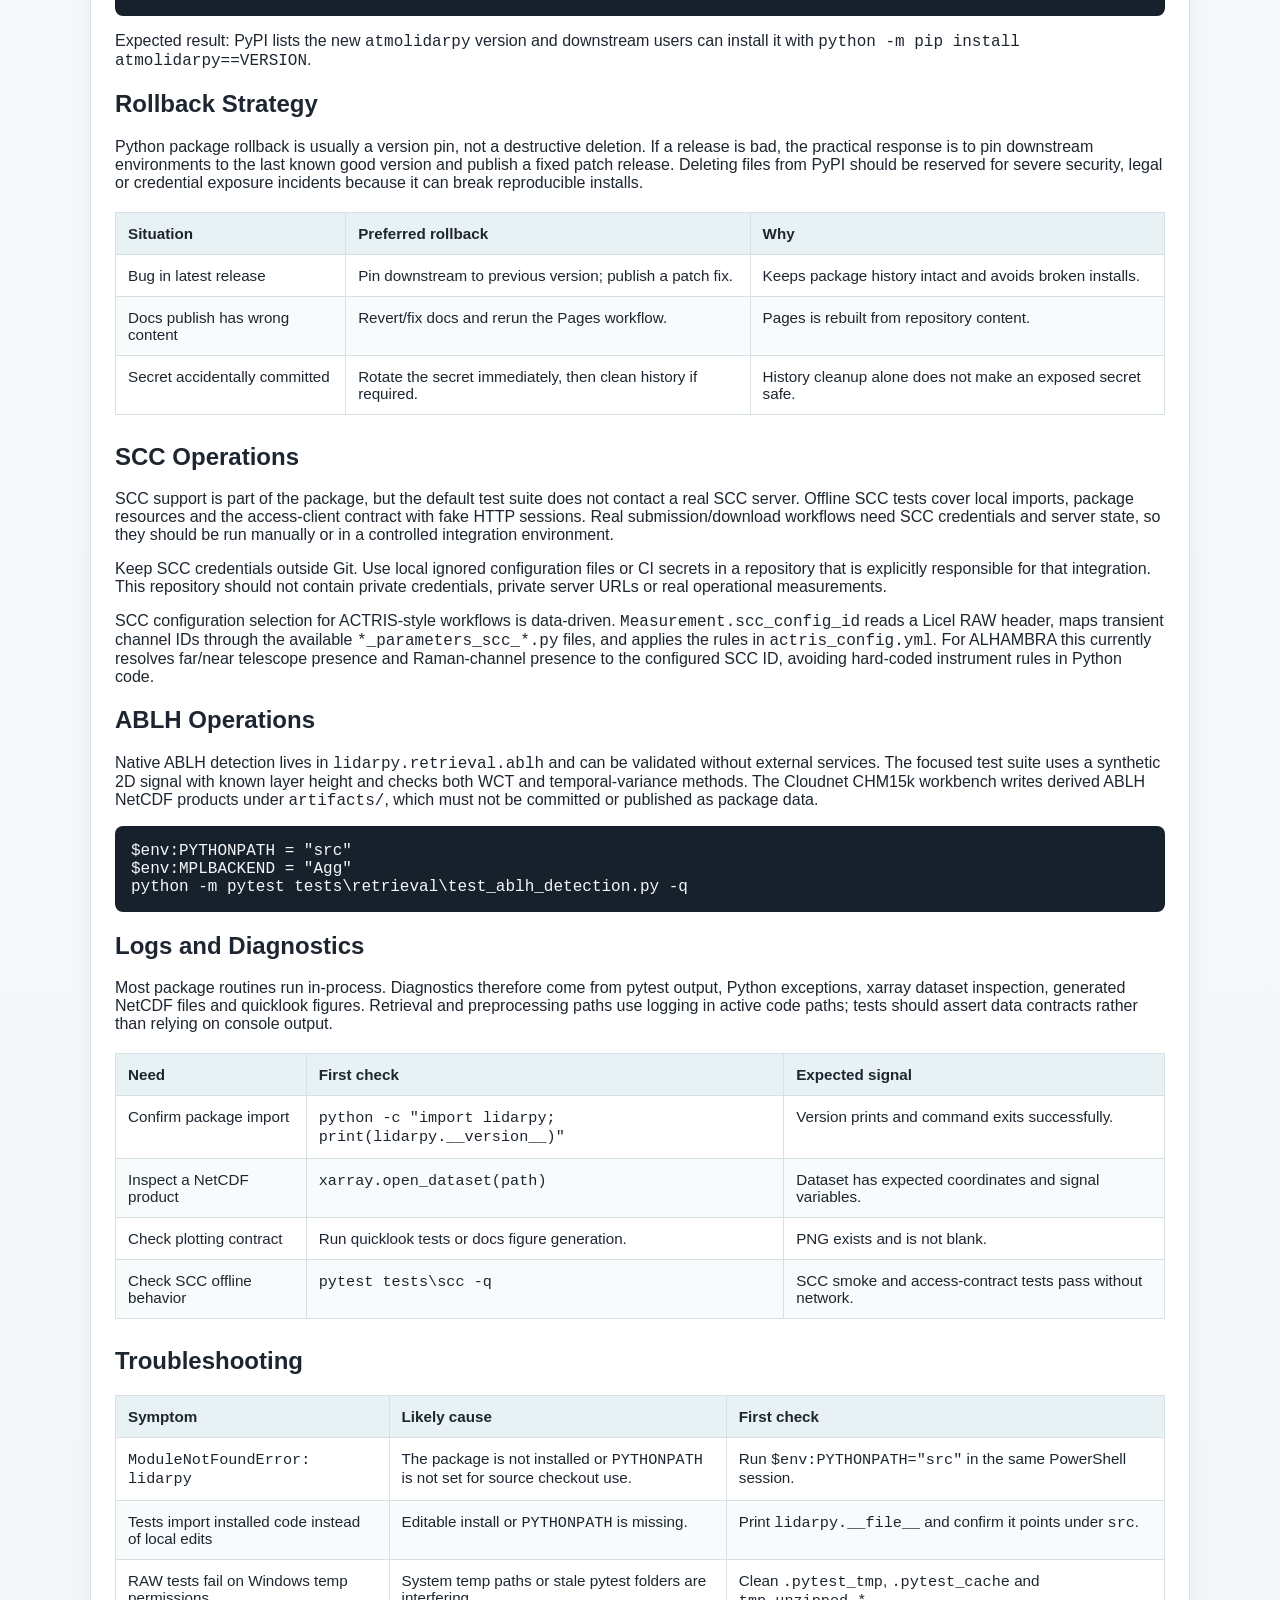
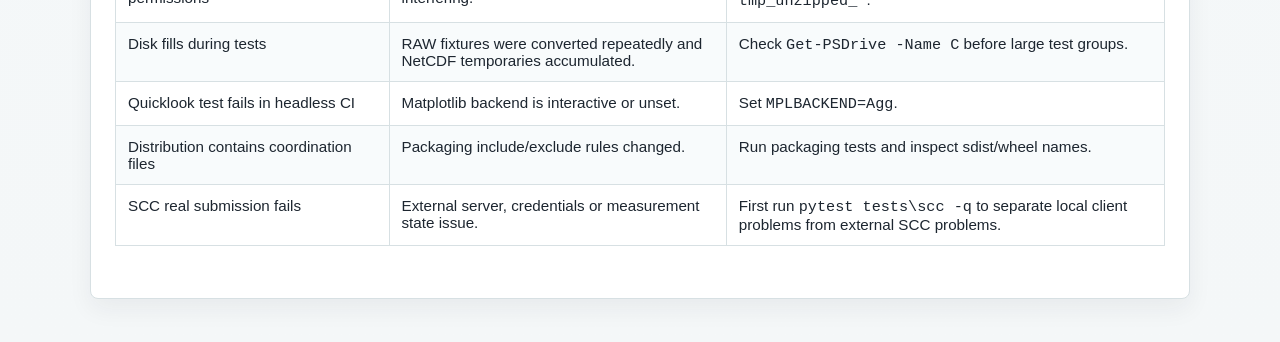
<file: docs/operations.html>
<!DOCTYPE html>
<html lang="en">
<head>
  <meta charset="utf-8">
  <meta name="viewport" content="width=device-width, initial-scale=1">
  <title>lidarpy operations</title>
  <link rel="stylesheet" href="assets/site.css">
</head>
<body>
  <header class="site-header compact">
    <div class="wrap">
      <nav class="nav">
        <a href="index.html">Overview</a>
        <a href="getting-started.html">Getting started</a>
        <a href="processing-workflow.html">Processing workflow</a>
        <a href="examples.html">Examples</a>
        <a href="operations.html">Operations</a>
        <a href="references.html">References</a>
        <a href="contributing.html">Contributing</a>
      </nav>
      <h1>Operational Guide</h1>
      <p class="lead">
        This page explains how to run, validate, release and diagnose the
        package. It also states what this repository does not operate directly:
        there is no Docker service and no bundled production daemon here.
      </p>
    </div>
  </header>

  <main class="wrap prose">
    <h2 id="environment-boundaries">Environment Boundaries</h2>
    <table>
      <thead>
        <tr>
          <th>Environment</th>
          <th>What runs here</th>
          <th>What does not run here</th>
        </tr>
      </thead>
      <tbody>
        <tr>
          <td>Local development</td>
          <td>Python imports, pytest, docs generation, package builds and focused RAW fixture checks.</td>
          <td>Persistent services, Docker containers or unattended production jobs.</td>
        </tr>
        <tr>
          <td>CI</td>
          <td>Linux pytest, docs build, Pages publish and PyPI release workflow.</td>
          <td>Private SCC credentials, private RAW datasets or local NAS paths.</td>
        </tr>
        <tr>
          <td>Docker</td>
          <td>No Docker runtime is defined by this repository.</td>
          <td>Do not expect a compose stack, Celery UI or HTTP API from <code>lidarpy</code>.</td>
        </tr>
        <tr>
          <td>Production</td>
          <td>Downstream applications install <code>atmolidarpy</code> and import <code>lidarpy</code>.</td>
          <td>Production secrets and heavy operational datasets should not live in this repo.</td>
        </tr>
      </tbody>
    </table>

    <h2>Local Operational Checklist</h2>
    <p>
      Use this sequence when validating a checkout after pulling changes. It
      starts with cheap checks and only then moves to heavier RAW conversion.
    </p>
    <ol>
      <li>Confirm the working tree and branch: <code>git status --short --branch</code>.</li>
      <li>Confirm import from the checkout with <code>PYTHONPATH=src</code>.</li>
      <li>Run fast offline tests: synthetic, retrieval, SCC and docs.</li>
      <li>Clean local pytest/unzip temporaries before RAW tests.</li>
      <li>Check free disk space before converting RAW fixtures.</li>
      <li>Run focused RAW groups in chunks.</li>
      <li>Build docs or distributions only after tests relevant to the change pass.</li>
    </ol>

    <pre><code>$env:PYTHONPATH = "src"
$env:MPLBACKEND = "Agg"
.\.venv\Scripts\python -m pytest tests\synthetic tests\retrieval tests\scc tests\docs -q</code></pre>

    <h2>CI Workflows</h2>
    <table>
      <thead>
        <tr>
          <th>Workflow</th>
          <th>Trigger</th>
          <th>Expected result</th>
        </tr>
      </thead>
      <tbody>
        <tr>
          <td><code>Tests</code></td>
          <td>Push or pull request against <code>main</code> or <code>develop</code>; manual dispatch.</td>
          <td>Installs the package editable, sets <code>PYTHONPATH=src</code>, runs <code>pytest tests -q</code>.</td>
        </tr>
        <tr>
          <td><code>docs</code></td>
          <td>Push to <code>main</code>; manual dispatch.</td>
          <td>Builds static docs, regenerates figures, creates pdoc API HTML and deploys GitHub Pages.</td>
        </tr>
        <tr>
          <td><code>Publish Package</code></td>
          <td>Tag matching <code>v*</code>; manual dispatch.</td>
          <td>Builds sdist/wheel, checks with Twine and publishes to PyPI through Trusted Publishing.</td>
        </tr>
      </tbody>
    </table>

    <h2>Release and Deployment</h2>
    <p>
      Deployment for this repository means publishing a Python distribution to
      PyPI and publishing documentation to GitHub Pages. There is no service to
      restart after a release. Downstream systems adopt a release when they
      install or pin the new <code>atmolidarpy</code> version.
    </p>
    <ol>
      <li>Update version metadata consistently.</li>
      <li>Run the relevant test groups locally.</li>
      <li>Build distributions locally if the change touches packaging.</li>
      <li>Merge to the release branch.</li>
      <li>Create and push a <code>v*</code> tag.</li>
      <li>Verify the GitHub Actions publish workflow completes.</li>
      <li>Verify PyPI shows the expected version and files.</li>
    </ol>
    <pre><code>python -m build
python -m twine check dist/*
git tag v0.2.1
git push origin v0.2.1</code></pre>
    <p>
      Expected result: PyPI lists the new <code>atmolidarpy</code> version and
      downstream users can install it with <code>python -m pip install
      atmolidarpy==VERSION</code>.
    </p>

    <h2>Rollback Strategy</h2>
    <p>
      Python package rollback is usually a version pin, not a destructive
      deletion. If a release is bad, the practical response is to pin downstream
      environments to the last known good version and publish a fixed patch
      release. Deleting files from PyPI should be reserved for severe security,
      legal or credential exposure incidents because it can break reproducible
      installs.
    </p>
    <table>
      <thead>
        <tr>
          <th>Situation</th>
          <th>Preferred rollback</th>
          <th>Why</th>
        </tr>
      </thead>
      <tbody>
        <tr>
          <td>Bug in latest release</td>
          <td>Pin downstream to previous version; publish a patch fix.</td>
          <td>Keeps package history intact and avoids broken installs.</td>
        </tr>
        <tr>
          <td>Docs publish has wrong content</td>
          <td>Revert/fix docs and rerun the Pages workflow.</td>
          <td>Pages is rebuilt from repository content.</td>
        </tr>
        <tr>
          <td>Secret accidentally committed</td>
          <td>Rotate the secret immediately, then clean history if required.</td>
          <td>History cleanup alone does not make an exposed secret safe.</td>
        </tr>
      </tbody>
    </table>

    <h2>SCC Operations</h2>
    <p>
      SCC support is part of the package, but the default test suite does not
      contact a real SCC server. Offline SCC tests cover local imports, package
      resources and the access-client contract with fake HTTP sessions. Real
      submission/download workflows need SCC credentials and server state, so
      they should be run manually or in a controlled integration environment.
    </p>
    <p>
      Keep SCC credentials outside Git. Use local ignored configuration files or
      CI secrets in a repository that is explicitly responsible for that
      integration. This repository should not contain private credentials,
      private server URLs or real operational measurements.
    </p>
    <p>
      SCC configuration selection for ACTRIS-style workflows is data-driven.
      <code>Measurement.scc_config_id</code> reads a Licel RAW header, maps
      transient channel IDs through the available
      <code>*_parameters_scc_*.py</code> files, and applies the rules in
      <code>actris_config.yml</code>. For ALHAMBRA this currently resolves
      far/near telescope presence and Raman-channel presence to the configured
      SCC ID, avoiding hard-coded instrument rules in Python code.
    </p>

    <h2>ABLH Operations</h2>
    <p>
      Native ABLH detection lives in <code>lidarpy.retrieval.ablh</code> and
      can be validated without external services. The focused test suite uses a
      synthetic 2D signal with known layer height and checks both WCT and
      temporal-variance methods. The Cloudnet CHM15k workbench writes derived
      ABLH NetCDF products under <code>artifacts/</code>, which must not be
      committed or published as package data.
    </p>
    <pre><code>$env:PYTHONPATH = "src"
$env:MPLBACKEND = "Agg"
python -m pytest tests\retrieval\test_ablh_detection.py -q</code></pre>

    <h2>Logs and Diagnostics</h2>
    <p>
      Most package routines run in-process. Diagnostics therefore come from
      pytest output, Python exceptions, xarray dataset inspection, generated
      NetCDF files and quicklook figures. Retrieval and preprocessing paths use
      logging in active code paths; tests should assert data contracts rather
      than relying on console output.
    </p>
    <table>
      <thead>
        <tr>
          <th>Need</th>
          <th>First check</th>
          <th>Expected signal</th>
        </tr>
      </thead>
      <tbody>
        <tr>
          <td>Confirm package import</td>
          <td><code>python -c "import lidarpy; print(lidarpy.__version__)"</code></td>
          <td>Version prints and command exits successfully.</td>
        </tr>
        <tr>
          <td>Inspect a NetCDF product</td>
          <td><code>xarray.open_dataset(path)</code></td>
          <td>Dataset has expected coordinates and signal variables.</td>
        </tr>
        <tr>
          <td>Check plotting contract</td>
          <td>Run quicklook tests or docs figure generation.</td>
          <td>PNG exists and is not blank.</td>
        </tr>
        <tr>
          <td>Check SCC offline behavior</td>
          <td><code>pytest tests\scc -q</code></td>
          <td>SCC smoke and access-contract tests pass without network.</td>
        </tr>
      </tbody>
    </table>

    <h2>Troubleshooting</h2>
    <table>
      <thead>
        <tr>
          <th>Symptom</th>
          <th>Likely cause</th>
          <th>First check</th>
        </tr>
      </thead>
      <tbody>
        <tr>
          <td><code>ModuleNotFoundError: lidarpy</code></td>
          <td>The package is not installed or <code>PYTHONPATH</code> is not set for source checkout use.</td>
          <td>Run <code>$env:PYTHONPATH="src"</code> in the same PowerShell session.</td>
        </tr>
        <tr>
          <td>Tests import installed code instead of local edits</td>
          <td>Editable install or <code>PYTHONPATH</code> is missing.</td>
          <td>Print <code>lidarpy.__file__</code> and confirm it points under <code>src</code>.</td>
        </tr>
        <tr>
          <td>RAW tests fail on Windows temp permissions</td>
          <td>System temp paths or stale pytest folders are interfering.</td>
          <td>Clean <code>.pytest_tmp</code>, <code>.pytest_cache</code> and <code>tmp_unzipped_*</code>.</td>
        </tr>
        <tr>
          <td>Disk fills during tests</td>
          <td>RAW fixtures were converted repeatedly and NetCDF temporaries accumulated.</td>
          <td>Check <code>Get-PSDrive -Name C</code> before large test groups.</td>
        </tr>
        <tr>
          <td>Quicklook test fails in headless CI</td>
          <td>Matplotlib backend is interactive or unset.</td>
          <td>Set <code>MPLBACKEND=Agg</code>.</td>
        </tr>
        <tr>
          <td>Distribution contains coordination files</td>
          <td>Packaging include/exclude rules changed.</td>
          <td>Run packaging tests and inspect sdist/wheel names.</td>
        </tr>
        <tr>
          <td>SCC real submission fails</td>
          <td>External server, credentials or measurement state issue.</td>
          <td>First run <code>pytest tests\scc -q</code> to separate local client problems from external SCC problems.</td>
        </tr>
      </tbody>
    </table>
  </main>
</body>
</html>
</file>
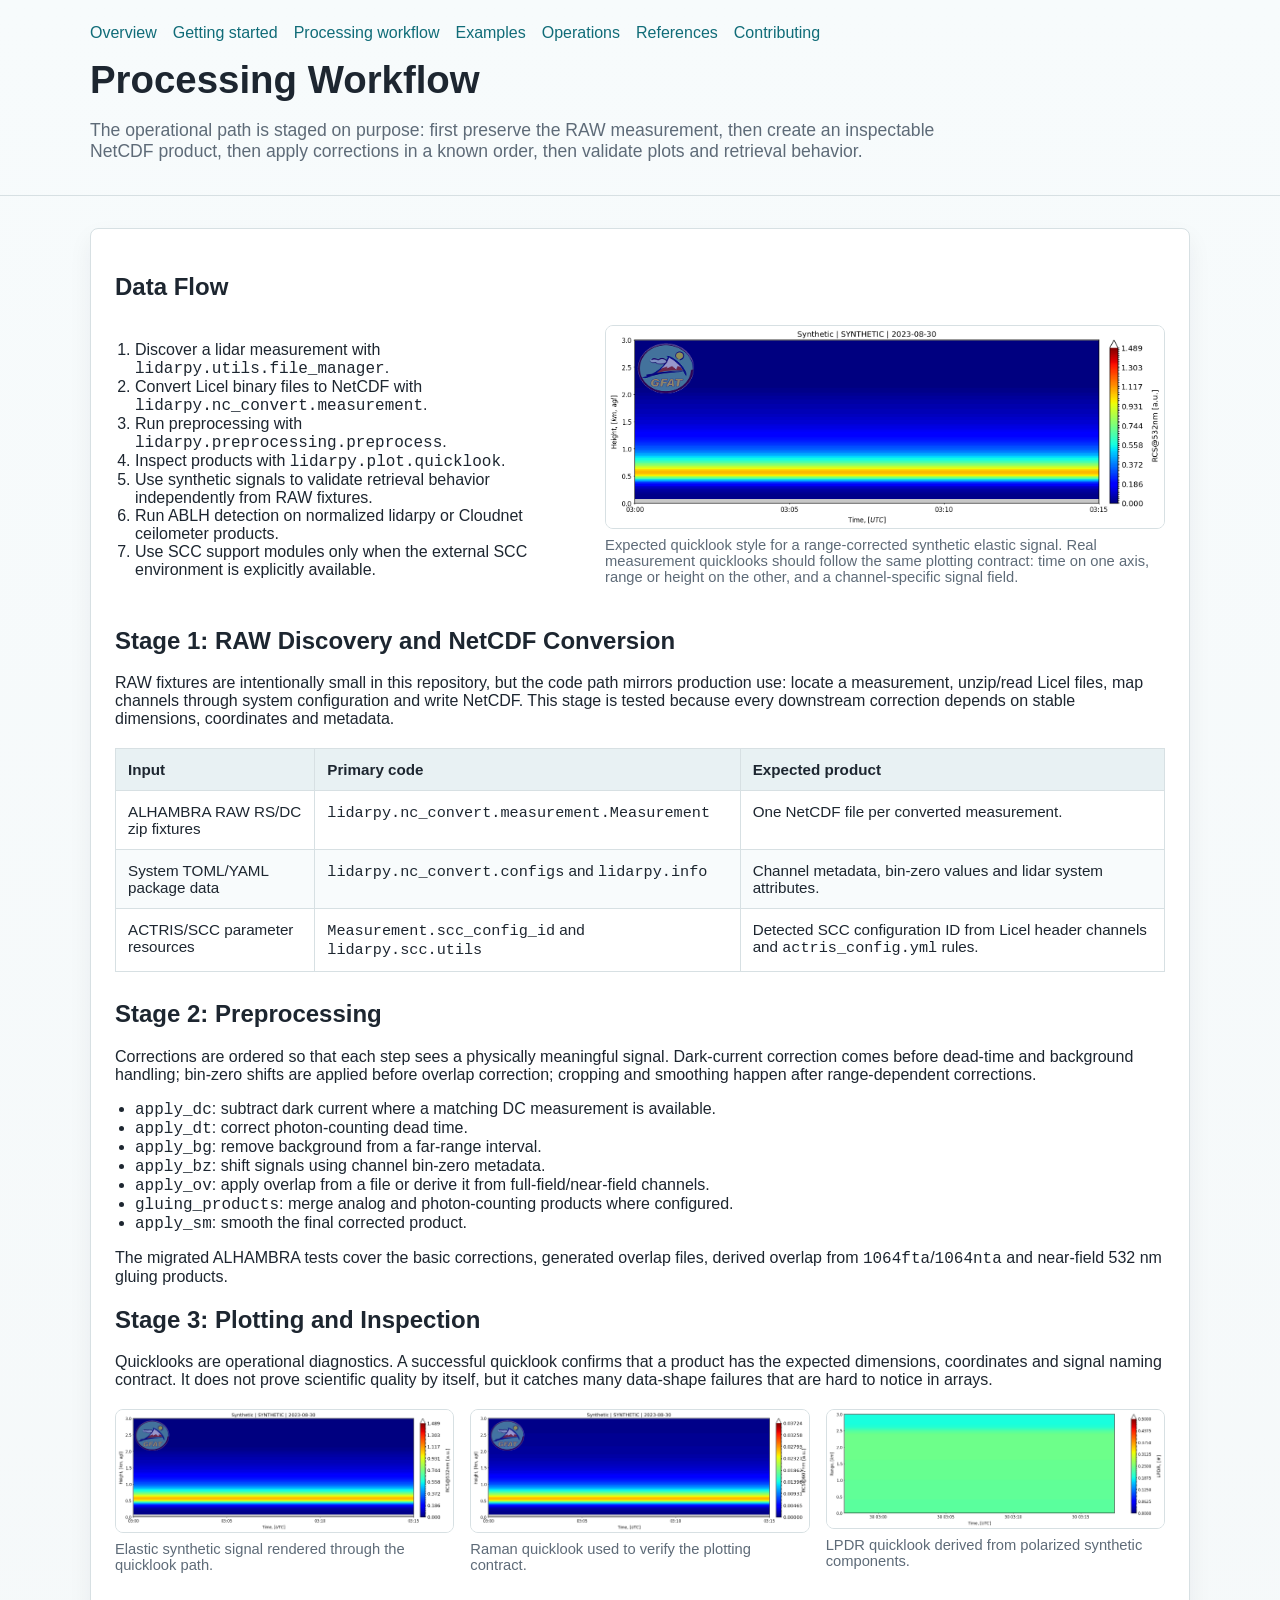
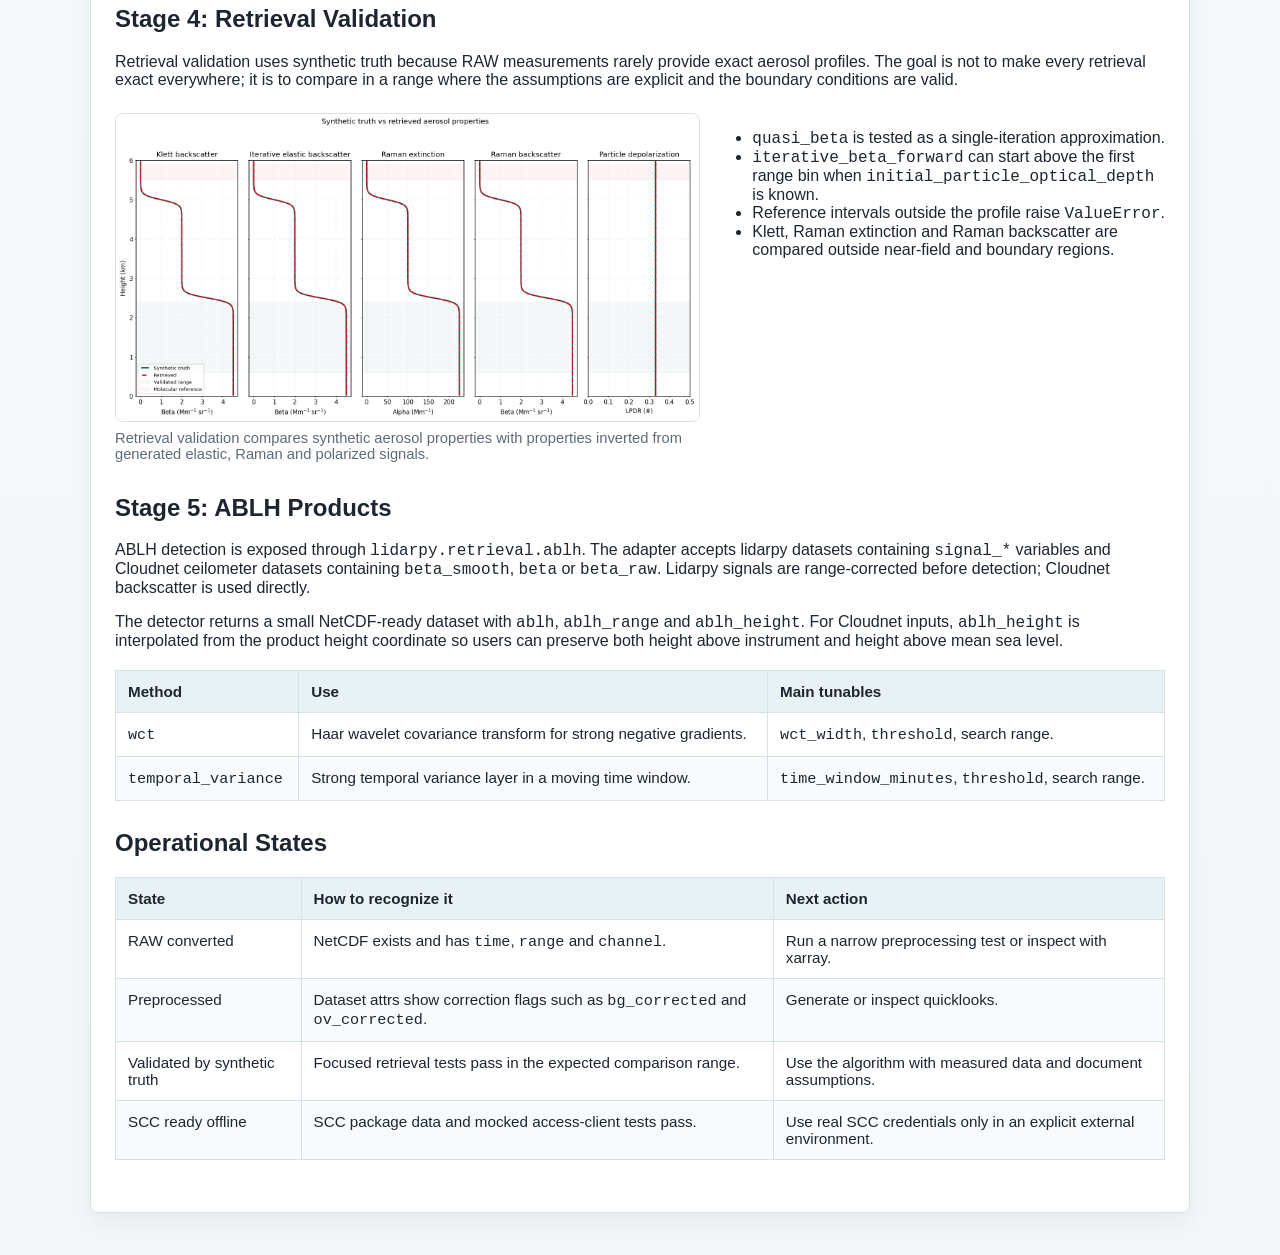
<file: docs/processing-workflow.html>
<!DOCTYPE html>
<html lang="en">
<head>
  <meta charset="utf-8">
  <meta name="viewport" content="width=device-width, initial-scale=1">
  <title>lidarpy processing workflow</title>
  <link rel="stylesheet" href="assets/site.css">
</head>
<body>
  <header class="site-header compact">
    <div class="wrap">
      <nav class="nav">
        <a href="index.html">Overview</a>
        <a href="getting-started.html">Getting started</a>
        <a href="processing-workflow.html">Processing workflow</a>
        <a href="examples.html">Examples</a>
        <a href="operations.html">Operations</a>
        <a href="references.html">References</a>
        <a href="contributing.html">Contributing</a>
      </nav>
      <h1>Processing Workflow</h1>
      <p class="lead">
        The operational path is staged on purpose: first preserve the RAW
        measurement, then create an inspectable NetCDF product, then apply
        corrections in a known order, then validate plots and retrieval behavior.
      </p>
    </div>
  </header>

  <main class="wrap prose">
    <h2>Data Flow</h2>
    <div class="content-pair">
      <div>
        <ol>
          <li>Discover a lidar measurement with <code>lidarpy.utils.file_manager</code>.</li>
          <li>Convert Licel binary files to NetCDF with <code>lidarpy.nc_convert.measurement</code>.</li>
          <li>Run preprocessing with <code>lidarpy.preprocessing.preprocess</code>.</li>
          <li>Inspect products with <code>lidarpy.plot.quicklook</code>.</li>
      <li>Use synthetic signals to validate retrieval behavior independently from RAW fixtures.</li>
      <li>Run ABLH detection on normalized lidarpy or Cloudnet ceilometer products.</li>
      <li>Use SCC support modules only when the external SCC environment is explicitly available.</li>
        </ol>
      </div>
      <figure class="figure">
        <img src="assets/synthetic-elastic-quicklook.png" alt="Expected synthetic quicklook output">
        <figcaption>
          Expected quicklook style for a range-corrected synthetic elastic
          signal. Real measurement quicklooks should follow the same plotting
          contract: time on one axis, range or height on the other, and a
          channel-specific signal field.
        </figcaption>
      </figure>
    </div>

    <h2>Stage 1: RAW Discovery and NetCDF Conversion</h2>
    <p>
      RAW fixtures are intentionally small in this repository, but the code path
      mirrors production use: locate a measurement, unzip/read Licel files, map
      channels through system configuration and write NetCDF. This stage is
      tested because every downstream correction depends on stable dimensions,
      coordinates and metadata.
    </p>
    <table>
      <thead>
        <tr>
          <th>Input</th>
          <th>Primary code</th>
          <th>Expected product</th>
        </tr>
      </thead>
      <tbody>
        <tr>
          <td>ALHAMBRA RAW RS/DC zip fixtures</td>
          <td><code>lidarpy.nc_convert.measurement.Measurement</code></td>
          <td>One NetCDF file per converted measurement.</td>
        </tr>
        <tr>
          <td>System TOML/YAML package data</td>
          <td><code>lidarpy.nc_convert.configs</code> and <code>lidarpy.info</code></td>
          <td>Channel metadata, bin-zero values and lidar system attributes.</td>
        </tr>
        <tr>
          <td>ACTRIS/SCC parameter resources</td>
          <td><code>Measurement.scc_config_id</code> and <code>lidarpy.scc.utils</code></td>
          <td>Detected SCC configuration ID from Licel header channels and <code>actris_config.yml</code> rules.</td>
        </tr>
      </tbody>
    </table>

    <h2>Stage 2: Preprocessing</h2>
    <p>
      Corrections are ordered so that each step sees a physically meaningful
      signal. Dark-current correction comes before dead-time and background
      handling; bin-zero shifts are applied before overlap correction; cropping
      and smoothing happen after range-dependent corrections.
    </p>
    <ul>
      <li><code>apply_dc</code>: subtract dark current where a matching DC measurement is available.</li>
      <li><code>apply_dt</code>: correct photon-counting dead time.</li>
      <li><code>apply_bg</code>: remove background from a far-range interval.</li>
      <li><code>apply_bz</code>: shift signals using channel bin-zero metadata.</li>
      <li><code>apply_ov</code>: apply overlap from a file or derive it from full-field/near-field channels.</li>
      <li><code>gluing_products</code>: merge analog and photon-counting products where configured.</li>
      <li><code>apply_sm</code>: smooth the final corrected product.</li>
    </ul>
    <p>
      The migrated ALHAMBRA tests cover the basic corrections, generated
      overlap files, derived overlap from <code>1064fta</code>/<code>1064nta</code>
      and near-field 532 nm gluing products.
    </p>

    <h2>Stage 3: Plotting and Inspection</h2>
    <p>
      Quicklooks are operational diagnostics. A successful quicklook confirms
      that a product has the expected dimensions, coordinates and signal naming
      contract. It does not prove scientific quality by itself, but it catches
      many data-shape failures that are hard to notice in arrays.
    </p>
    <div class="figure-grid">
      <figure class="figure">
        <img src="assets/synthetic-elastic-quicklook.png" alt="Synthetic elastic quicklook example">
        <figcaption>Elastic synthetic signal rendered through the quicklook path.</figcaption>
      </figure>
      <figure class="figure">
        <img src="assets/synthetic-raman-quicklook.png" alt="Synthetic Raman quicklook example">
        <figcaption>Raman quicklook used to verify the plotting contract.</figcaption>
      </figure>
      <figure class="figure">
        <img src="assets/synthetic-lpdr-quicklook.png" alt="Synthetic LPDR quicklook example">
        <figcaption>LPDR quicklook derived from polarized synthetic components.</figcaption>
      </figure>
    </div>

    <h2 id="retrieval-validation">Stage 4: Retrieval Validation</h2>
    <p>
      Retrieval validation uses synthetic truth because RAW measurements rarely
      provide exact aerosol profiles. The goal is not to make every retrieval
      exact everywhere; it is to compare in a range where the assumptions are
      explicit and the boundary conditions are valid.
    </p>
    <div class="content-pair reverse">
      <figure class="figure">
        <img src="assets/retrieval-synthetic-validation.png" alt="Synthetic truth versus retrieved aerosol properties">
        <figcaption>
          Retrieval validation compares synthetic aerosol properties with
          properties inverted from generated elastic, Raman and polarized
          signals.
        </figcaption>
      </figure>
      <div>
        <ul>
          <li><code>quasi_beta</code> is tested as a single-iteration approximation.</li>
          <li><code>iterative_beta_forward</code> can start above the first range bin when <code>initial_particle_optical_depth</code> is known.</li>
          <li>Reference intervals outside the profile raise <code>ValueError</code>.</li>
          <li>Klett, Raman extinction and Raman backscatter are compared outside near-field and boundary regions.</li>
        </ul>
      </div>
    </div>

    <h2 id="ablh-products">Stage 5: ABLH Products</h2>
    <p>
      ABLH detection is exposed through <code>lidarpy.retrieval.ablh</code>.
      The adapter accepts lidarpy datasets containing <code>signal_*</code>
      variables and Cloudnet ceilometer datasets containing
      <code>beta_smooth</code>, <code>beta</code> or <code>beta_raw</code>.
      Lidarpy signals are range-corrected before detection; Cloudnet
      backscatter is used directly.
    </p>
    <p>
      The detector returns a small NetCDF-ready dataset with
      <code>ablh</code>, <code>ablh_range</code> and
      <code>ablh_height</code>. For Cloudnet inputs, <code>ablh_height</code>
      is interpolated from the product height coordinate so users can preserve
      both height above instrument and height above mean sea level.
    </p>
    <table>
      <thead>
        <tr>
          <th>Method</th>
          <th>Use</th>
          <th>Main tunables</th>
        </tr>
      </thead>
      <tbody>
        <tr>
          <td><code>wct</code></td>
          <td>Haar wavelet covariance transform for strong negative gradients.</td>
          <td><code>wct_width</code>, <code>threshold</code>, search range.</td>
        </tr>
        <tr>
          <td><code>temporal_variance</code></td>
          <td>Strong temporal variance layer in a moving time window.</td>
          <td><code>time_window_minutes</code>, <code>threshold</code>, search range.</td>
        </tr>
      </tbody>
    </table>

    <h2>Operational States</h2>
    <table>
      <thead>
        <tr>
          <th>State</th>
          <th>How to recognize it</th>
          <th>Next action</th>
        </tr>
      </thead>
      <tbody>
        <tr>
          <td>RAW converted</td>
          <td>NetCDF exists and has <code>time</code>, <code>range</code> and <code>channel</code>.</td>
          <td>Run a narrow preprocessing test or inspect with xarray.</td>
        </tr>
        <tr>
          <td>Preprocessed</td>
          <td>Dataset attrs show correction flags such as <code>bg_corrected</code> and <code>ov_corrected</code>.</td>
          <td>Generate or inspect quicklooks.</td>
        </tr>
        <tr>
          <td>Validated by synthetic truth</td>
          <td>Focused retrieval tests pass in the expected comparison range.</td>
          <td>Use the algorithm with measured data and document assumptions.</td>
        </tr>
        <tr>
          <td>SCC ready offline</td>
          <td>SCC package data and mocked access-client tests pass.</td>
          <td>Use real SCC credentials only in an explicit external environment.</td>
        </tr>
      </tbody>
    </table>
  </main>
</body>
</html>
</file>
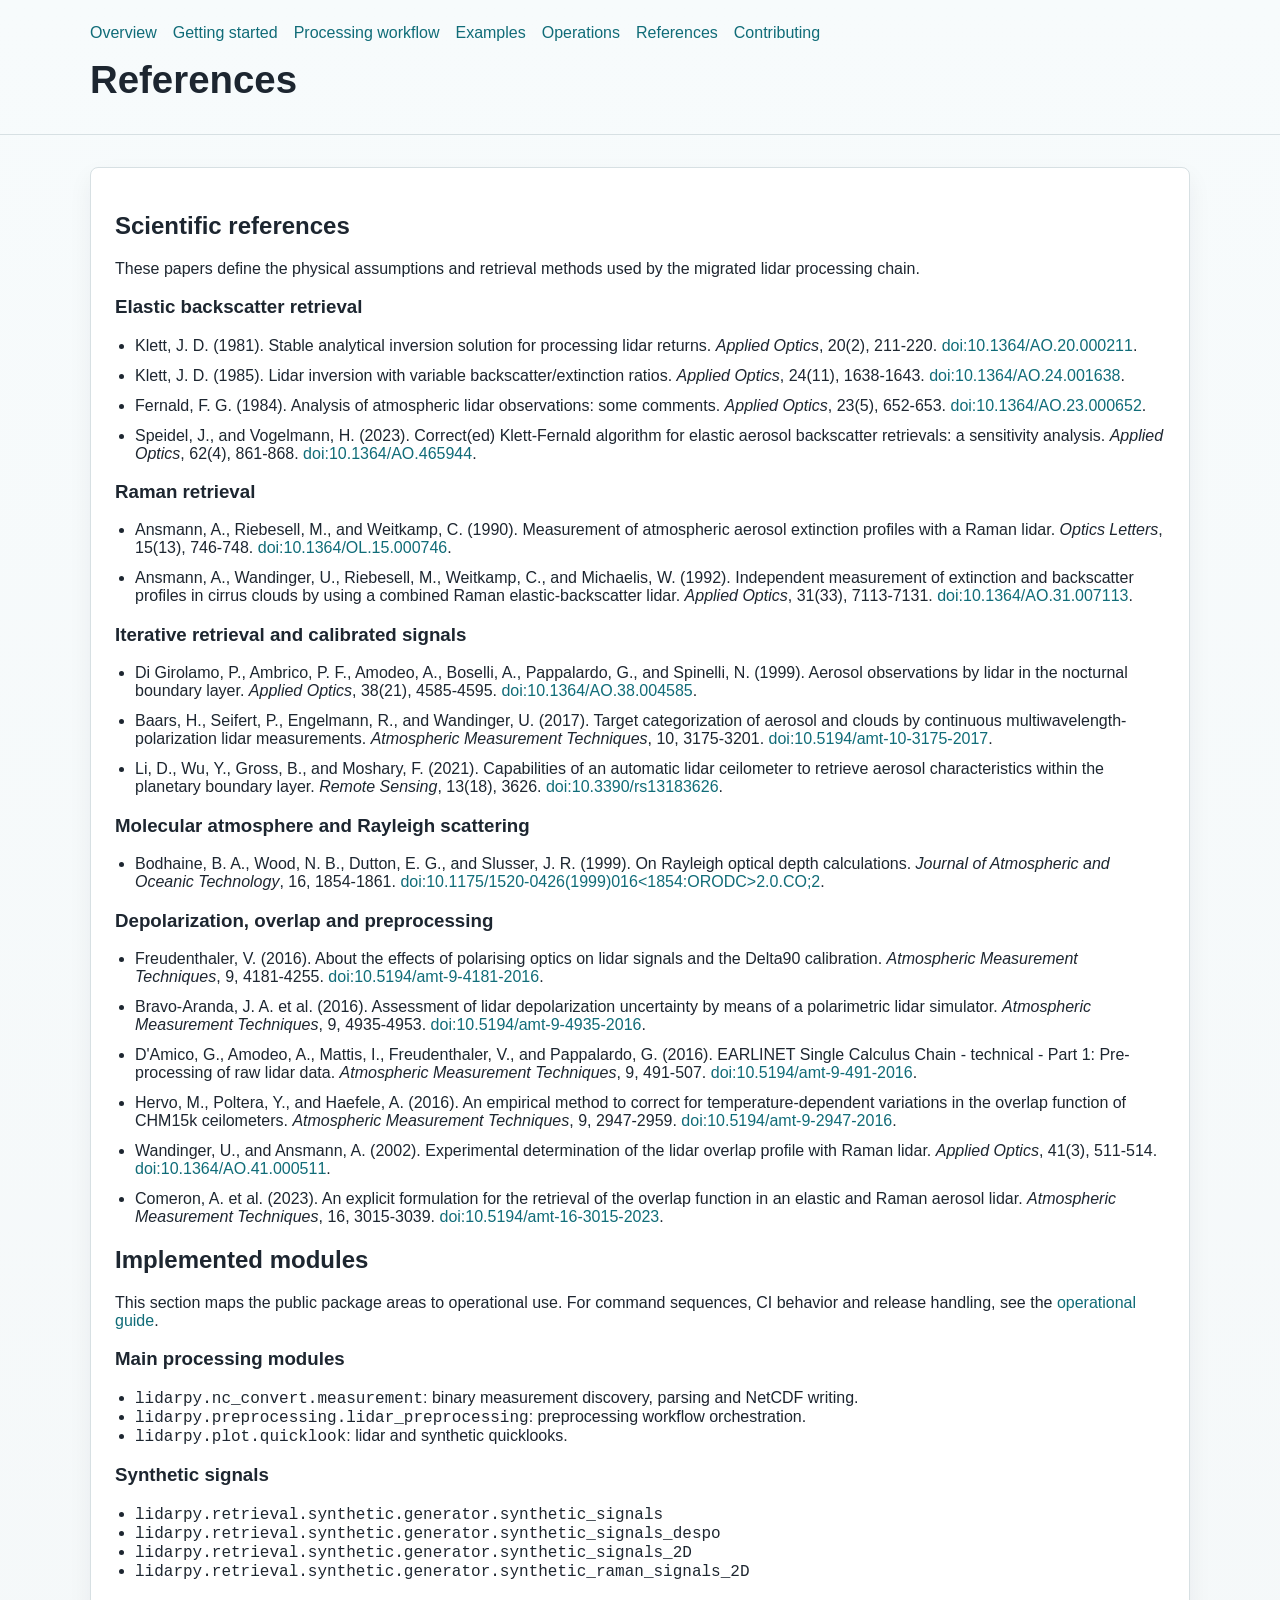
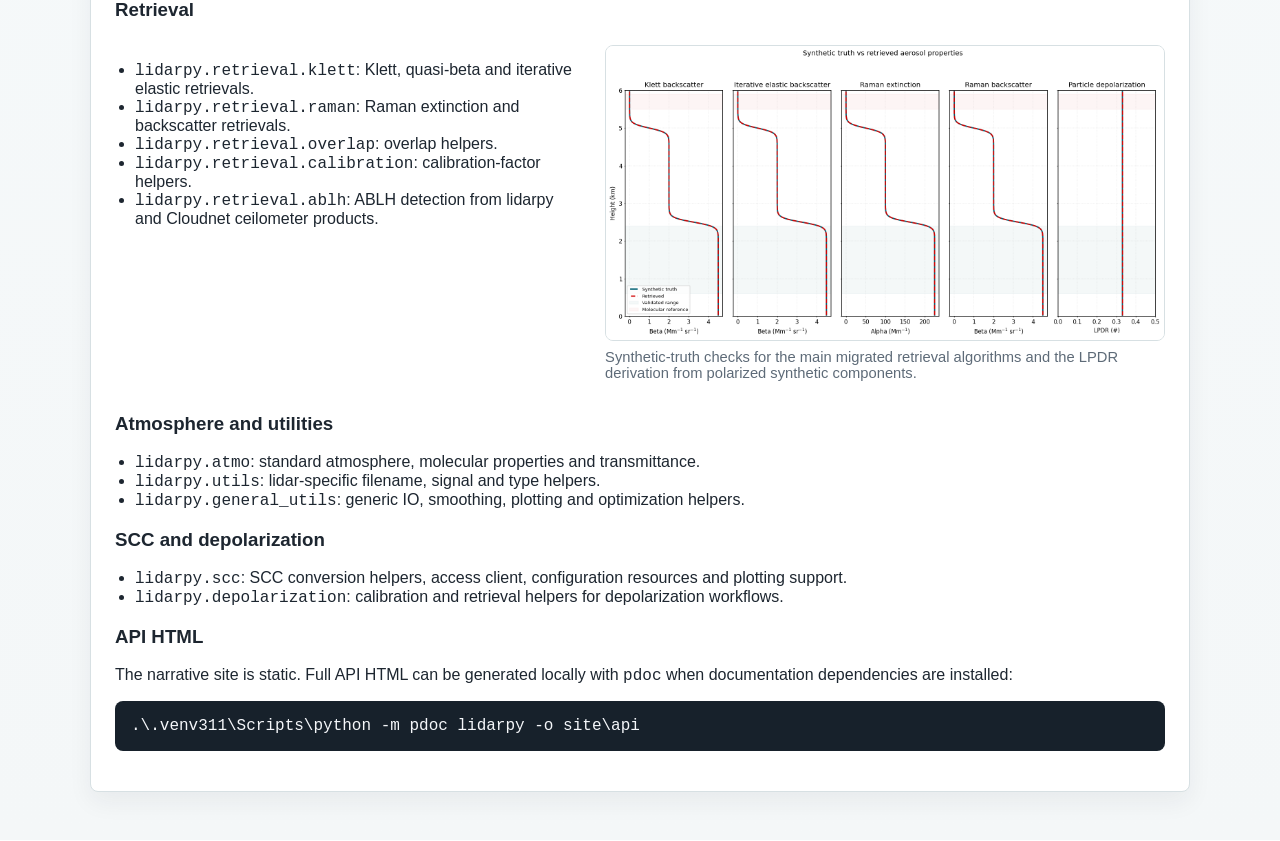
<file: docs/references.html>
<!DOCTYPE html>
<html lang="en">
<head>
  <meta charset="utf-8">
  <meta name="viewport" content="width=device-width, initial-scale=1">
  <title>lidarpy references</title>
  <link rel="stylesheet" href="assets/site.css">
</head>
<body>
  <header class="site-header compact">
    <div class="wrap">
      <nav class="nav">
        <a href="index.html">Overview</a>
        <a href="getting-started.html">Getting started</a>
        <a href="processing-workflow.html">Processing workflow</a>
        <a href="examples.html">Examples</a>
        <a href="operations.html">Operations</a>
        <a href="references.html">References</a>
        <a href="contributing.html">Contributing</a>
      </nav>
      <h1>References</h1>
    </div>
  </header>

  <main class="wrap prose">
    <h2>Scientific references</h2>
    <p>
      These papers define the physical assumptions and retrieval methods used
      by the migrated lidar processing chain.
    </p>

    <h3>Elastic backscatter retrieval</h3>
    <ul class="reference-list">
      <li>
        Klett, J. D. (1981). Stable analytical inversion solution for processing
        lidar returns. <em>Applied Optics</em>, 20(2), 211-220.
        <a href="https://doi.org/10.1364/AO.20.000211">doi:10.1364/AO.20.000211</a>.
      </li>
      <li>
        Klett, J. D. (1985). Lidar inversion with variable
        backscatter/extinction ratios. <em>Applied Optics</em>, 24(11),
        1638-1643.
        <a href="https://doi.org/10.1364/AO.24.001638">doi:10.1364/AO.24.001638</a>.
      </li>
      <li>
        Fernald, F. G. (1984). Analysis of atmospheric lidar observations:
        some comments. <em>Applied Optics</em>, 23(5), 652-653.
        <a href="https://doi.org/10.1364/AO.23.000652">doi:10.1364/AO.23.000652</a>.
      </li>
      <li>
        Speidel, J., and Vogelmann, H. (2023). Correct(ed) Klett-Fernald
        algorithm for elastic aerosol backscatter retrievals: a sensitivity
        analysis. <em>Applied Optics</em>, 62(4), 861-868.
        <a href="https://doi.org/10.1364/AO.465944">doi:10.1364/AO.465944</a>.
      </li>
    </ul>

    <h3>Raman retrieval</h3>
    <ul class="reference-list">
      <li>
        Ansmann, A., Riebesell, M., and Weitkamp, C. (1990). Measurement of
        atmospheric aerosol extinction profiles with a Raman lidar.
        <em>Optics Letters</em>, 15(13), 746-748.
        <a href="https://doi.org/10.1364/OL.15.000746">doi:10.1364/OL.15.000746</a>.
      </li>
      <li>
        Ansmann, A., Wandinger, U., Riebesell, M., Weitkamp, C., and
        Michaelis, W. (1992). Independent measurement of extinction and
        backscatter profiles in cirrus clouds by using a combined Raman
        elastic-backscatter lidar. <em>Applied Optics</em>, 31(33), 7113-7131.
        <a href="https://doi.org/10.1364/AO.31.007113">doi:10.1364/AO.31.007113</a>.
      </li>
    </ul>

    <h3>Iterative retrieval and calibrated signals</h3>
    <ul class="reference-list">
      <li>
        Di Girolamo, P., Ambrico, P. F., Amodeo, A., Boselli, A.,
        Pappalardo, G., and Spinelli, N. (1999). Aerosol observations by lidar
        in the nocturnal boundary layer. <em>Applied Optics</em>, 38(21),
        4585-4595.
        <a href="https://doi.org/10.1364/AO.38.004585">doi:10.1364/AO.38.004585</a>.
      </li>
      <li>
        Baars, H., Seifert, P., Engelmann, R., and Wandinger, U. (2017).
        Target categorization of aerosol and clouds by continuous
        multiwavelength-polarization lidar measurements.
        <em>Atmospheric Measurement Techniques</em>, 10, 3175-3201.
        <a href="https://doi.org/10.5194/amt-10-3175-2017">doi:10.5194/amt-10-3175-2017</a>.
      </li>
      <li>
        Li, D., Wu, Y., Gross, B., and Moshary, F. (2021). Capabilities of an
        automatic lidar ceilometer to retrieve aerosol characteristics within
        the planetary boundary layer. <em>Remote Sensing</em>, 13(18), 3626.
        <a href="https://doi.org/10.3390/rs13183626">doi:10.3390/rs13183626</a>.
      </li>
    </ul>

    <h3>Molecular atmosphere and Rayleigh scattering</h3>
    <ul class="reference-list">
      <li>
        Bodhaine, B. A., Wood, N. B., Dutton, E. G., and Slusser, J. R.
        (1999). On Rayleigh optical depth calculations.
        <em>Journal of Atmospheric and Oceanic Technology</em>, 16, 1854-1861.
        <a href="https://doi.org/10.1175/1520-0426(1999)016%3C1854:ORODC%3E2.0.CO;2">doi:10.1175/1520-0426(1999)016&lt;1854:ORODC&gt;2.0.CO;2</a>.
      </li>
    </ul>

    <h3>Depolarization, overlap and preprocessing</h3>
    <ul class="reference-list">
      <li>
        Freudenthaler, V. (2016). About the effects of polarising optics on
        lidar signals and the Delta90 calibration.
        <em>Atmospheric Measurement Techniques</em>, 9, 4181-4255.
        <a href="https://doi.org/10.5194/amt-9-4181-2016">doi:10.5194/amt-9-4181-2016</a>.
      </li>
      <li>
        Bravo-Aranda, J. A. et al. (2016). Assessment of lidar depolarization
        uncertainty by means of a polarimetric lidar simulator.
        <em>Atmospheric Measurement Techniques</em>, 9, 4935-4953.
        <a href="https://doi.org/10.5194/amt-9-4935-2016">doi:10.5194/amt-9-4935-2016</a>.
      </li>
      <li>
        D'Amico, G., Amodeo, A., Mattis, I., Freudenthaler, V., and
        Pappalardo, G. (2016). EARLINET Single Calculus Chain - technical -
        Part 1: Pre-processing of raw lidar data.
        <em>Atmospheric Measurement Techniques</em>, 9, 491-507.
        <a href="https://doi.org/10.5194/amt-9-491-2016">doi:10.5194/amt-9-491-2016</a>.
      </li>
      <li>
        Hervo, M., Poltera, Y., and Haefele, A. (2016). An empirical method to
        correct for temperature-dependent variations in the overlap function of
        CHM15k ceilometers. <em>Atmospheric Measurement Techniques</em>, 9,
        2947-2959.
        <a href="https://doi.org/10.5194/amt-9-2947-2016">doi:10.5194/amt-9-2947-2016</a>.
      </li>
      <li>
        Wandinger, U., and Ansmann, A. (2002). Experimental determination of
        the lidar overlap profile with Raman lidar. <em>Applied Optics</em>,
        41(3), 511-514.
        <a href="https://doi.org/10.1364/AO.41.000511">doi:10.1364/AO.41.000511</a>.
      </li>
      <li>
        Comeron, A. et al. (2023). An explicit formulation for the retrieval of
        the overlap function in an elastic and Raman aerosol lidar.
        <em>Atmospheric Measurement Techniques</em>, 16, 3015-3039.
        <a href="https://doi.org/10.5194/amt-16-3015-2023">doi:10.5194/amt-16-3015-2023</a>.
      </li>
    </ul>

    <h2>Implemented modules</h2>
    <p>
      This section maps the public package areas to operational use. For command
      sequences, CI behavior and release handling, see the
      <a href="operations.html">operational guide</a>.
    </p>

    <h3>Main processing modules</h3>
    <ul>
      <li><code>lidarpy.nc_convert.measurement</code>: binary measurement discovery, parsing and NetCDF writing.</li>
      <li><code>lidarpy.preprocessing.lidar_preprocessing</code>: preprocessing workflow orchestration.</li>
      <li><code>lidarpy.plot.quicklook</code>: lidar and synthetic quicklooks.</li>
    </ul>

    <h3>Synthetic signals</h3>
    <ul>
      <li><code>lidarpy.retrieval.synthetic.generator.synthetic_signals</code></li>
      <li><code>lidarpy.retrieval.synthetic.generator.synthetic_signals_despo</code></li>
      <li><code>lidarpy.retrieval.synthetic.generator.synthetic_signals_2D</code></li>
      <li><code>lidarpy.retrieval.synthetic.generator.synthetic_raman_signals_2D</code></li>
    </ul>

    <h3>Retrieval</h3>
    <div class="content-pair">
      <ul>
        <li><code>lidarpy.retrieval.klett</code>: Klett, quasi-beta and iterative elastic retrievals.</li>
        <li><code>lidarpy.retrieval.raman</code>: Raman extinction and backscatter retrievals.</li>
        <li><code>lidarpy.retrieval.overlap</code>: overlap helpers.</li>
        <li><code>lidarpy.retrieval.calibration</code>: calibration-factor helpers.</li>
        <li><code>lidarpy.retrieval.ablh</code>: ABLH detection from lidarpy and Cloudnet ceilometer products.</li>
      </ul>
      <figure class="figure">
        <img src="assets/retrieval-synthetic-validation.png" alt="Retrieval algorithms compared against synthetic truth">
        <figcaption>
          Synthetic-truth checks for the main migrated retrieval algorithms and
          the LPDR derivation from polarized synthetic components.
        </figcaption>
      </figure>
    </div>

    <h3>Atmosphere and utilities</h3>
    <ul>
      <li><code>lidarpy.atmo</code>: standard atmosphere, molecular properties and transmittance.</li>
      <li><code>lidarpy.utils</code>: lidar-specific filename, signal and type helpers.</li>
      <li><code>lidarpy.general_utils</code>: generic IO, smoothing, plotting and optimization helpers.</li>
    </ul>

    <h3>SCC and depolarization</h3>
    <ul>
      <li><code>lidarpy.scc</code>: SCC conversion helpers, access client, configuration resources and plotting support.</li>
      <li><code>lidarpy.depolarization</code>: calibration and retrieval helpers for depolarization workflows.</li>
    </ul>

    <h3>API HTML</h3>
    <p>
      The narrative site is static. Full API HTML can be generated locally with
      <code>pdoc</code> when documentation dependencies are installed:
    </p>
    <pre><code>.\.venv311\Scripts\python -m pdoc lidarpy -o site\api</code></pre>
  </main>
</body>
</html>
</file>
<file: docs/assets/site.css>
:root {
  --bg: #f4f7f8;
  --surface: #ffffff;
  --ink: #1d2630;
  --muted: #5e6b78;
  --accent: #106c78;
  --accent-2: #7b4e16;
  --border: #d7e0e3;
}

* {
  box-sizing: border-box;
}

body {
  margin: 0;
  font-family: "Segoe UI", "Helvetica Neue", sans-serif;
  color: var(--ink);
  background:
    linear-gradient(180deg, #f7fbfc 0%, var(--bg) 100%);
}

.wrap {
  width: min(1100px, calc(100% - 2rem));
  margin: 0 auto;
}

.site-header {
  padding: 3rem 0 2rem;
  border-bottom: 1px solid var(--border);
}

.site-header.compact {
  padding: 1.5rem 0 1rem;
}

.eyebrow {
  margin: 0 0 0.5rem;
  text-transform: uppercase;
  letter-spacing: 0.12em;
  color: var(--accent);
  font-weight: 700;
}

h1,
h2,
h3 {
  line-height: 1.15;
}

h1 {
  margin: 0 0 1rem;
  font-size: clamp(2rem, 3vw, 3.3rem);
}

.lead {
  max-width: 54rem;
  color: var(--muted);
  font-size: 1.1rem;
}

.nav {
  display: flex;
  flex-wrap: wrap;
  gap: 1rem;
  margin-bottom: 1rem;
}

.nav a,
a {
  color: var(--accent);
  text-decoration: none;
}

.nav a:hover,
a:hover {
  text-decoration: underline;
}

.cta-row {
  display: flex;
  flex-wrap: wrap;
  gap: 0.75rem;
  margin-top: 1.25rem;
}

.button {
  display: inline-block;
  padding: 0.75rem 1rem;
  border-radius: 8px;
  background: var(--accent);
  color: white;
  text-decoration: none;
  font-weight: 600;
}

.button.secondary {
  background: transparent;
  color: var(--accent);
  border: 1px solid var(--accent);
}

.grid {
  display: grid;
  grid-template-columns: repeat(auto-fit, minmax(260px, 1fr));
  gap: 1rem;
  padding: 2rem 0 3rem;
}

.two-up {
  grid-template-columns: repeat(auto-fit, minmax(320px, 1fr));
}

.hero-grid {
  display: grid;
  grid-template-columns: minmax(280px, 1fr) minmax(320px, 1fr);
  gap: 1rem;
  padding: 2rem 0 1rem;
}

.feature-band {
  display: grid;
  grid-template-columns: minmax(280px, 0.95fr) minmax(360px, 1.05fr);
  gap: 3rem;
  align-items: center;
  padding: 2.75rem 0;
}

.feature-copy {
  font-size: 1.05rem;
}

.feature-copy h2 {
  margin-top: 0;
  font-size: 1.9rem;
}

.feature-copy li + li {
  margin-top: 0.45rem;
}

.feature-figure {
  margin: 0;
  padding: 1rem;
  background: var(--surface);
  border: 1px solid var(--border);
  border-radius: 8px;
  box-shadow: 0 16px 36px rgba(29, 38, 48, 0.08);
}

.feature-figure img {
  display: block;
  width: 100%;
  height: auto;
  border: 1px solid var(--border);
  border-radius: 8px;
  background: white;
}

.feature-figure figcaption {
  margin-top: 0.85rem;
  color: var(--muted);
  font-size: 0.95rem;
}

.content-pair {
  display: grid;
  grid-template-columns: minmax(260px, 0.9fr) minmax(360px, 1.1fr);
  gap: 2rem;
  align-items: start;
  margin: 1.5rem 0 2rem;
}

.content-pair.reverse {
  grid-template-columns: minmax(420px, 1.15fr) minmax(260px, 0.85fr);
}

.figure-grid {
  display: grid;
  grid-template-columns: repeat(auto-fit, minmax(240px, 1fr));
  gap: 1rem;
  margin: 1.25rem 0 2rem;
}

.figure-grid .figure,
.content-pair .figure {
  margin: 0;
}

.reference-list li + li {
  margin-top: 0.75rem;
}

.reference-list a {
  white-space: nowrap;
}

.card,
.prose {
  background: var(--surface);
  border: 1px solid var(--border);
  border-radius: 8px;
  box-shadow: 0 10px 24px rgba(29, 38, 48, 0.06);
}

.card {
  padding: 1.25rem;
}

.prose {
  padding: 1.5rem;
  margin: 2rem auto 3rem;
}

code,
pre {
  font-family: "Cascadia Code", "Consolas", monospace;
}

pre {
  overflow-x: auto;
  padding: 1rem;
  border-radius: 8px;
  background: #17212b;
  color: #f5f7fa;
}

.command-banner,
.example-command {
  display: block;
  overflow-x: auto;
  padding: 1rem 1.25rem;
  border-radius: 8px;
  background: #17212b;
  color: #f5f7fa;
  font-weight: 700;
}

.command-banner {
  margin: 1rem 0 1.25rem;
  font-size: 1rem;
}

.example-tabs {
  margin: 1.75rem 0 2.5rem;
}

.example-tabs input {
  position: absolute;
  opacity: 0;
  pointer-events: none;
}

.tab-labels {
  display: flex;
  flex-wrap: wrap;
  gap: 0.45rem;
  border-bottom: 1px solid var(--border);
}

.tab-labels label {
  display: inline-block;
  padding: 0.85rem 1rem;
  border: 1px solid var(--border);
  border-bottom: 0;
  border-radius: 8px 8px 0 0;
  background: #fffdf8;
  color: var(--accent);
  font-weight: 700;
  cursor: pointer;
}

.tab-panels {
  padding-top: 1.5rem;
}

.tab-panel {
  display: none;
}

#tab-quicklooks:checked ~ .tab-labels label[for="tab-quicklooks"],
#tab-retrieval:checked ~ .tab-labels label[for="tab-retrieval"],
#tab-ablh:checked ~ .tab-labels label[for="tab-ablh"],
#tab-preprocessing:checked ~ .tab-labels label[for="tab-preprocessing"] {
  background: var(--surface);
  color: var(--ink);
}

#tab-quicklooks:checked ~ .tab-panels #panel-quicklooks,
#tab-retrieval:checked ~ .tab-panels #panel-retrieval,
#tab-ablh:checked ~ .tab-panels #panel-ablh,
#tab-preprocessing:checked ~ .tab-panels #panel-preprocessing {
  display: block;
}

.example-card-grid {
  display: grid;
  grid-template-columns: repeat(auto-fit, minmax(280px, 1fr));
  gap: 1rem;
}

.example-card {
  padding: 1rem;
  border: 1px solid var(--border);
  border-radius: 8px;
  background: var(--surface);
}

.example-card h3 {
  margin-top: 0;
  font-size: 1.05rem;
}

.example-card p {
  color: var(--muted);
}

.example-card img {
  display: block;
  width: 100%;
  height: auto;
  margin-top: 1rem;
  border: 1px solid var(--border);
  border-radius: 8px;
  background: white;
}

.example-command {
  margin-top: 0.75rem;
  font-size: 0.88rem;
}

table {
  width: 100%;
  border-collapse: collapse;
  margin: 1.25rem 0 1.75rem;
  font-size: 0.95rem;
}

th,
td {
  padding: 0.75rem;
  border: 1px solid var(--border);
  vertical-align: top;
  text-align: left;
}

th {
  background: #e8f1f3;
  color: var(--ink);
}

tbody tr:nth-child(even) {
  background: #f8fbfc;
}

ul,
ol {
  padding-left: 1.25rem;
}

.note {
  border-left: 4px solid var(--accent-2);
  padding: 0.75rem 1rem;
  background: #fff8ec;
}

.figure {
  margin: 1.5rem 0;
}

.figure img {
  display: block;
  width: 100%;
  height: auto;
  border: 1px solid var(--border);
  border-radius: 8px;
  background: white;
}

.figure figcaption {
  margin-top: 0.5rem;
  color: var(--muted);
  font-size: 0.92rem;
}

@media (max-width: 850px) {
  .hero-grid,
  .feature-band,
  .content-pair,
  .content-pair.reverse {
    grid-template-columns: 1fr;
  }
}
</file>
